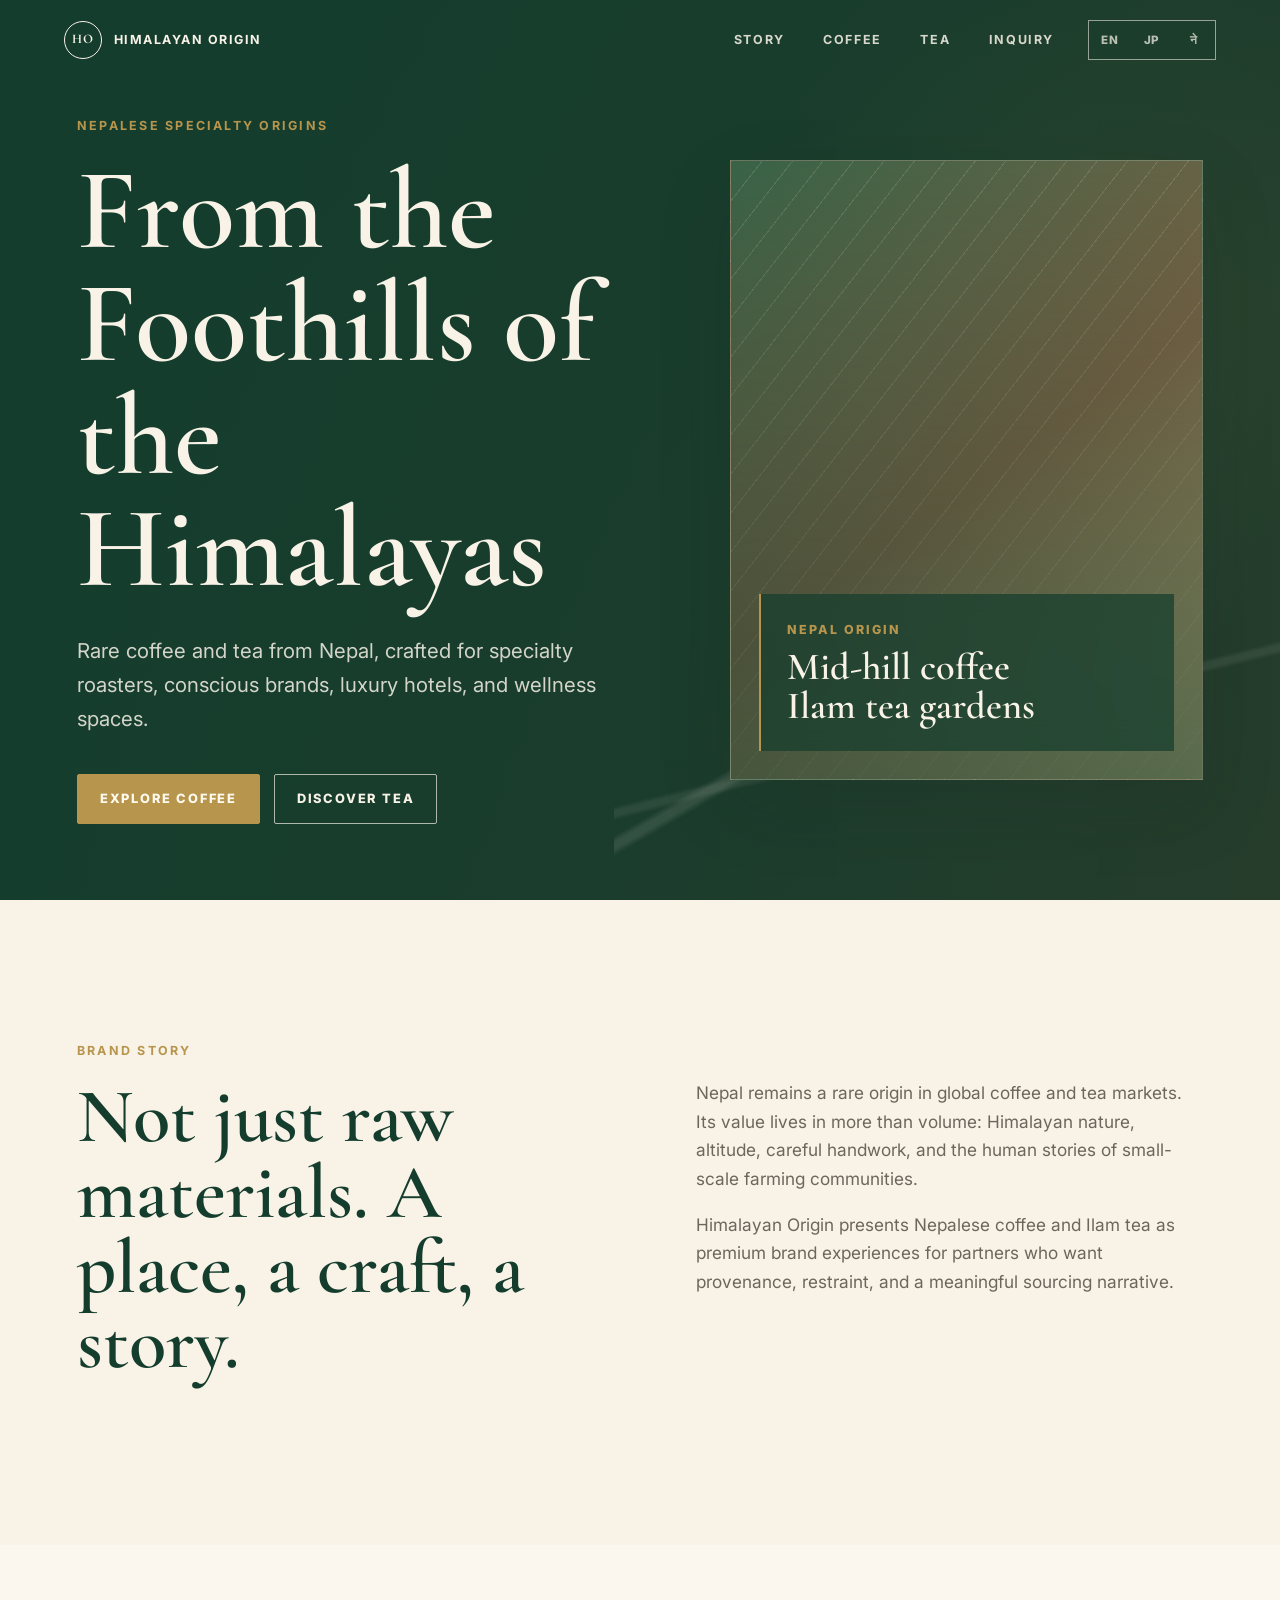
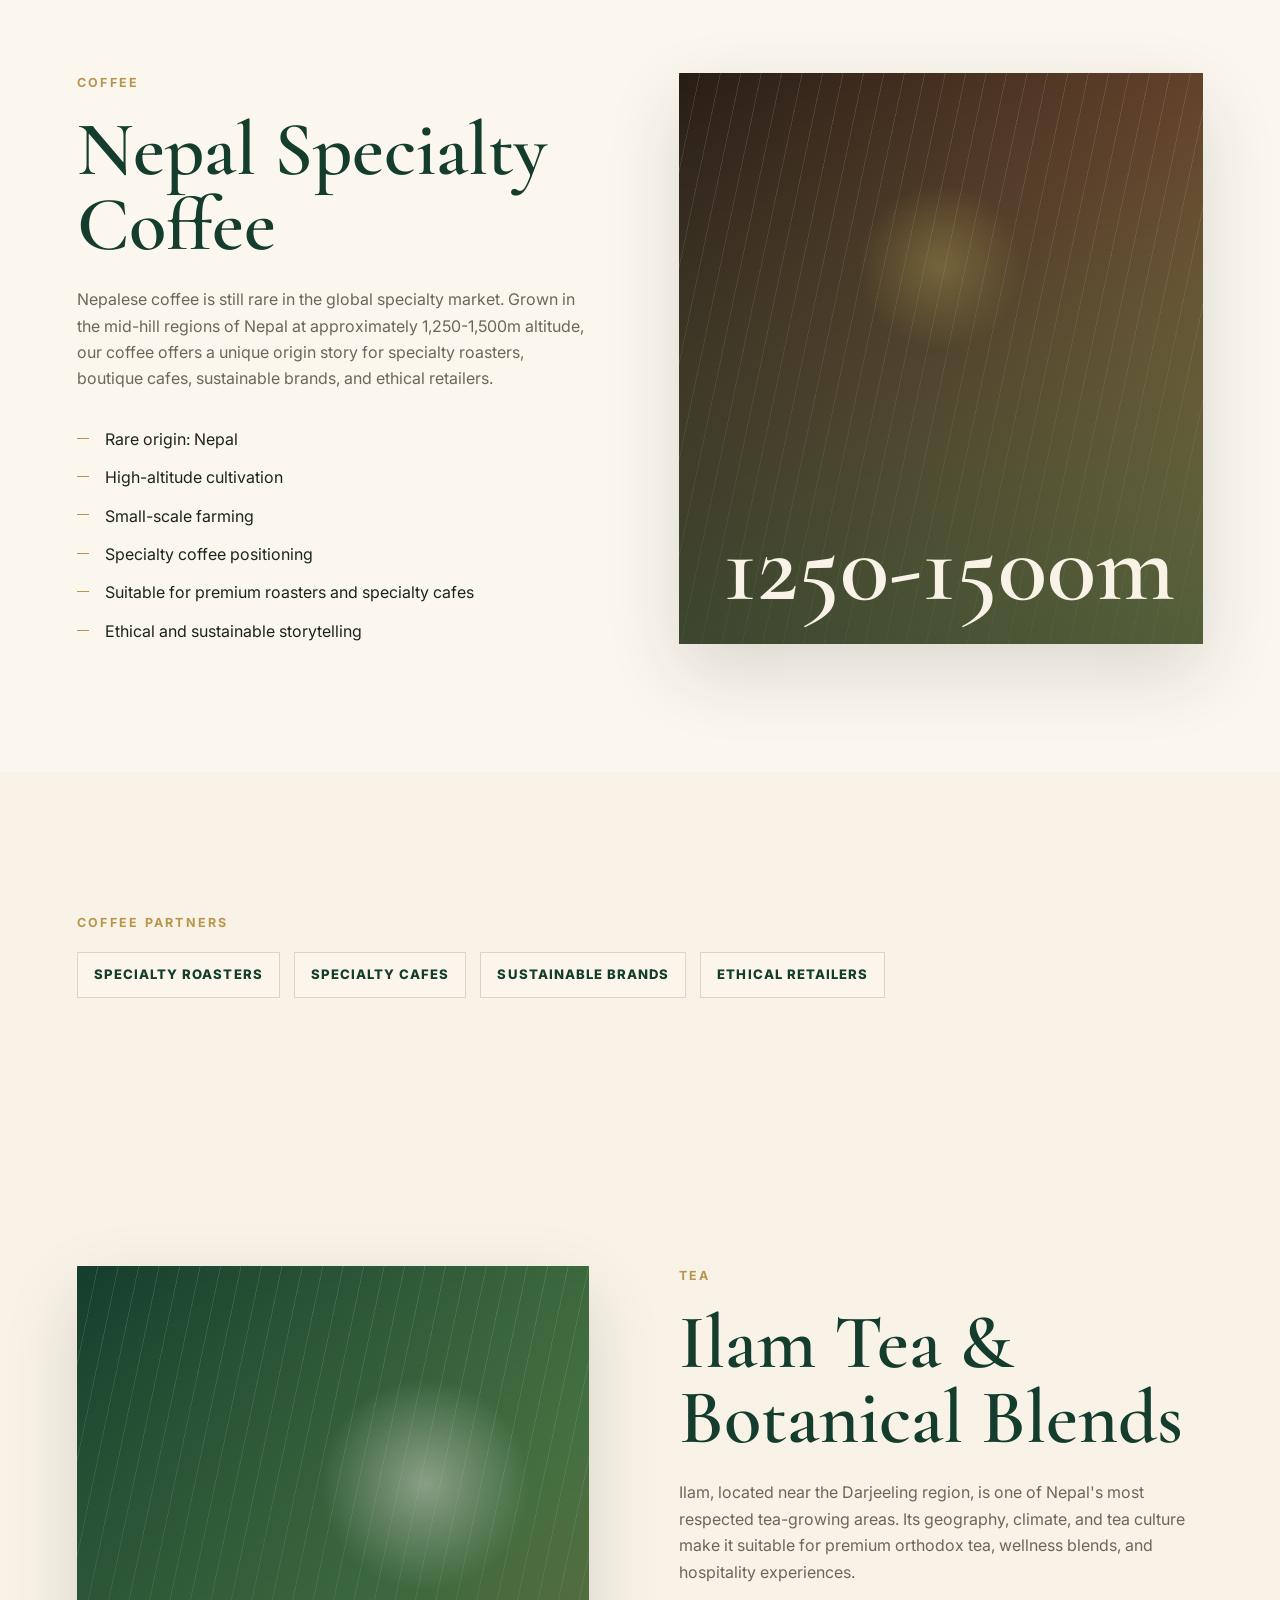
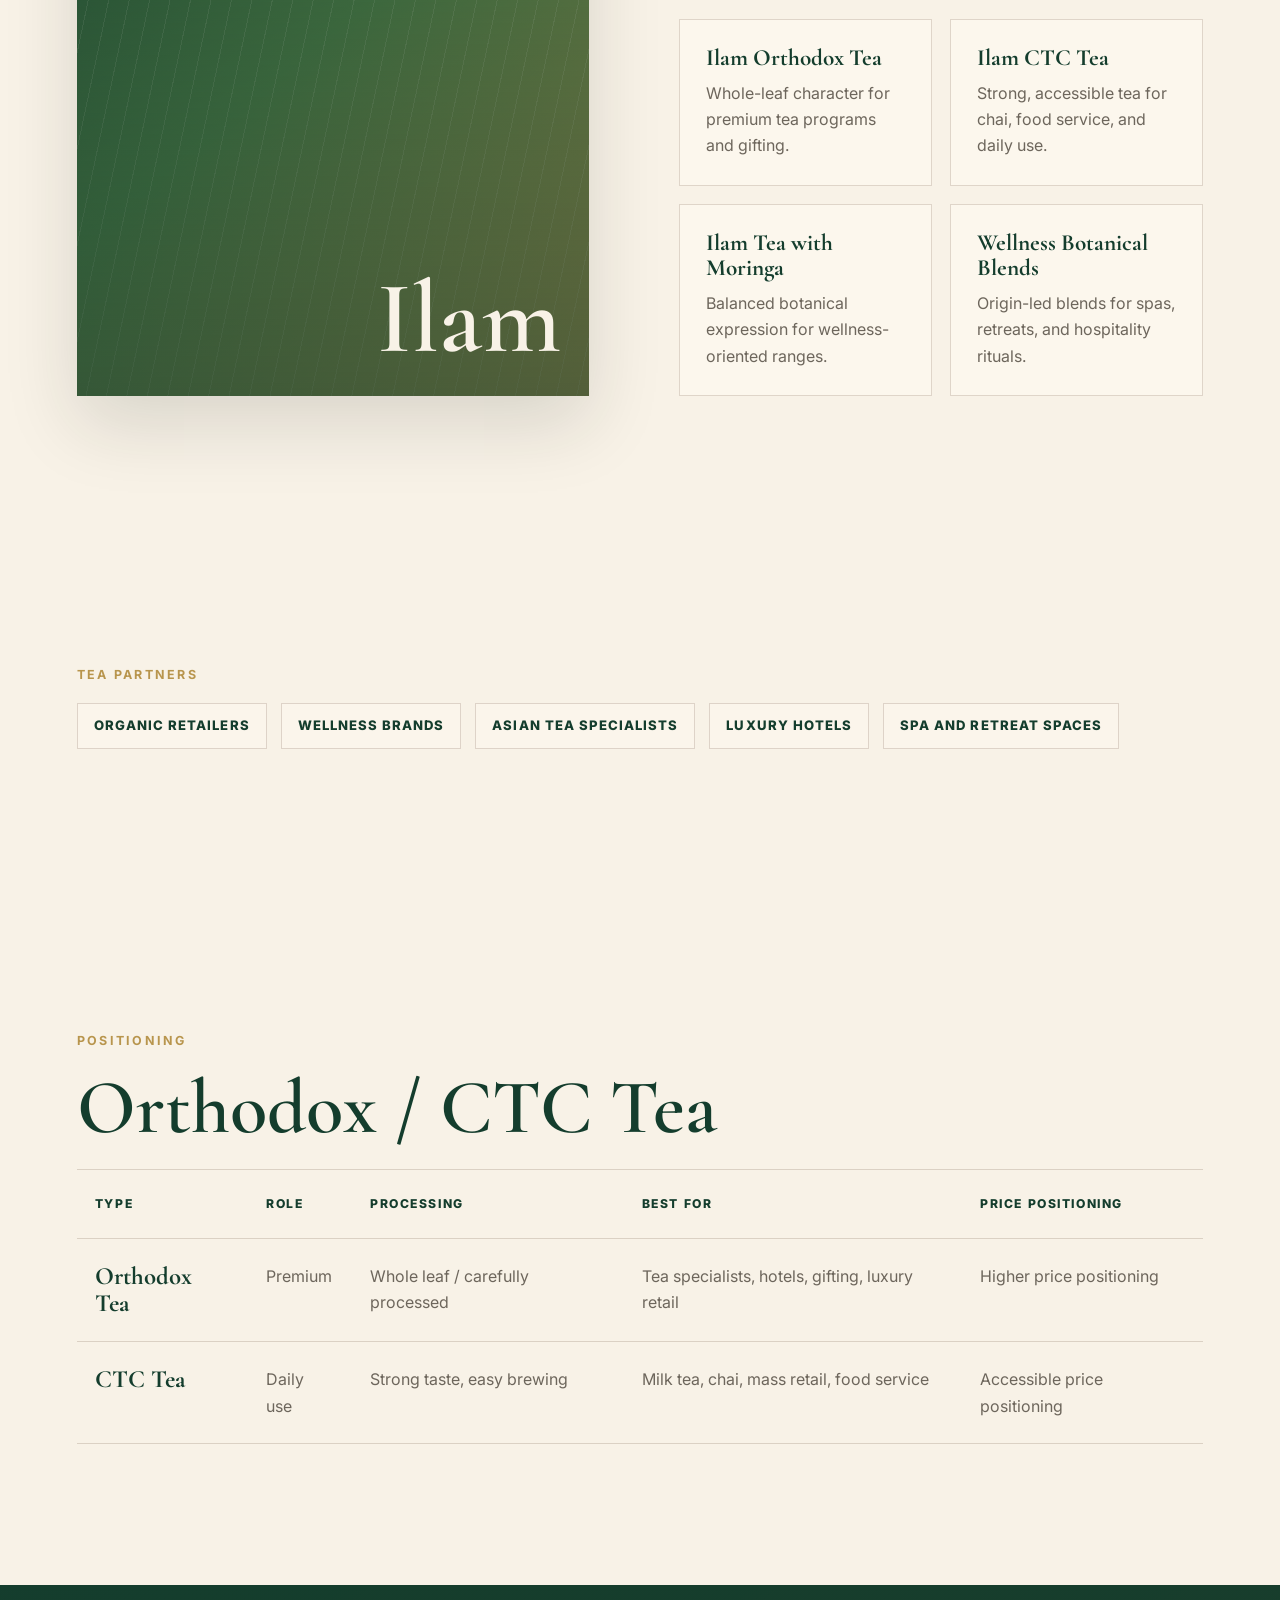
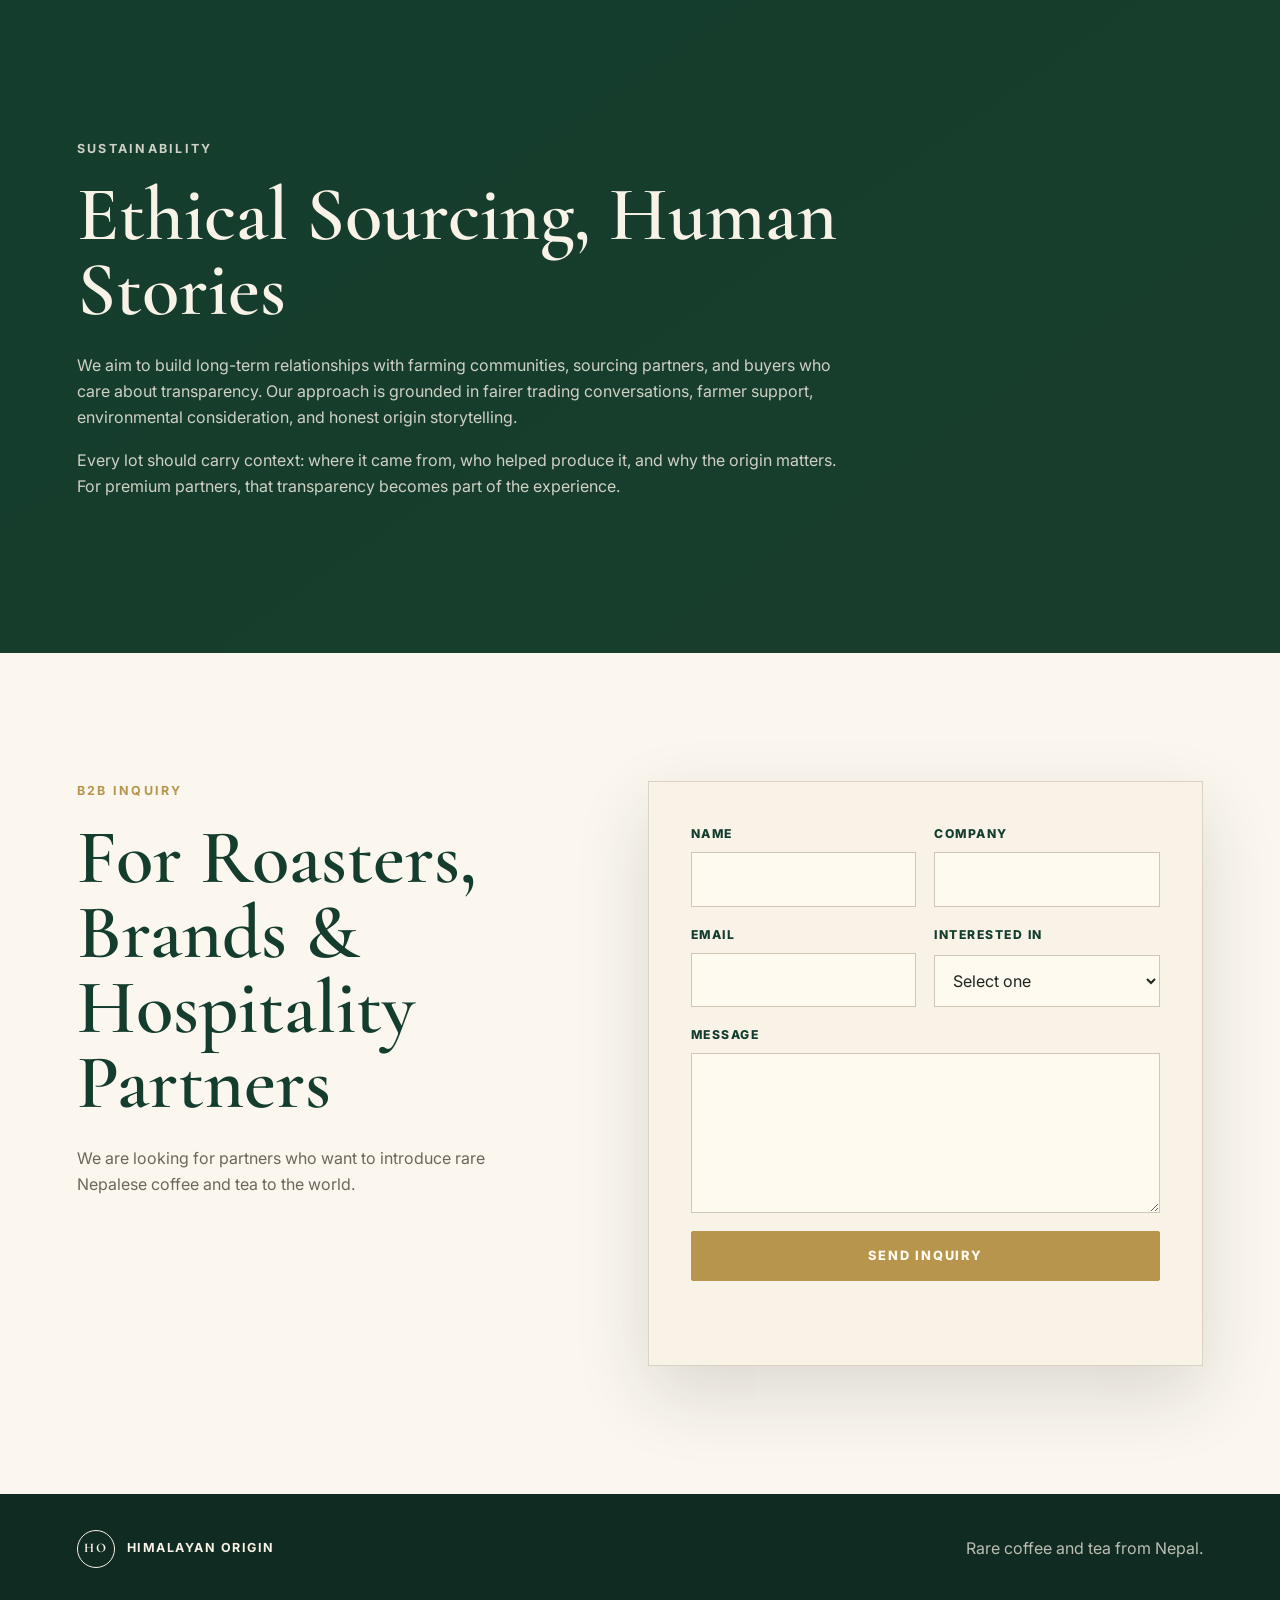
<file: index.html>
<!DOCTYPE html>
<html lang="en" dir="ltr">
  <head>
    <meta charset="UTF-8" />
    <meta name="viewport" content="width=device-width, initial-scale=1.0" />
    <title>Himalayan Origin | Rare Coffee and Tea from Nepal</title>
    <meta
      name="description"
      content="Rare Nepalese specialty coffee and Ilam tea for roasters, conscious brands, luxury hotels, and wellness spaces."
    />
    <meta name="robots" content="index, follow" />
    <meta name="theme-color" content="#143d2d" />
    <link rel="canonical" href="https://nexas-global.com/" />
    <link rel="alternate" hreflang="en" href="https://nexas-global.com/" />
    <link rel="alternate" hreflang="ja" href="https://nexas-global.com/ja/" />
    <link rel="alternate" hreflang="ne-NP" href="https://nexas-global.com/np/" />
    <link rel="alternate" hreflang="x-default" href="https://nexas-global.com/" />

    <meta property="og:type" content="website" />
    <meta property="og:site_name" content="Himalayan Origin" />
    <meta property="og:title" content="Himalayan Origin | Rare Coffee and Tea from Nepal" />
    <meta
      property="og:description"
      content="Rare Nepalese specialty coffee and Ilam tea for roasters, conscious brands, luxury hotels, and wellness spaces."
    />
    <meta property="og:url" content="https://nexas-global.com/" />
    <meta property="og:image" content="https://nexas-global.com/og-image.svg" />
    <meta property="og:locale" content="en_US" />
    <meta property="og:locale:alternate" content="ja_JP" />
    <meta property="og:locale:alternate" content="ne_NP" />

    <meta name="twitter:card" content="summary_large_image" />
    <meta name="twitter:title" content="Himalayan Origin | Rare Coffee and Tea from Nepal" />
    <meta
      name="twitter:description"
      content="Rare Nepalese specialty coffee and Ilam tea for roasters, conscious brands, luxury hotels, and wellness spaces."
    />
    <meta name="twitter:image" content="https://nexas-global.com/og-image.svg" />

    <link rel="icon" href="favicon.svg" type="image/svg+xml" />
    <link rel="preconnect" href="https://fonts.googleapis.com" />
    <link rel="preconnect" href="https://fonts.gstatic.com" crossorigin />
    <link
      href="https://fonts.googleapis.com/css2?family=Cormorant+Garamond:wght@500;600;700&family=Inter:wght@400;500;600;700&family=Noto+Sans+JP:wght@400;500;700&family=Noto+Sans+Devanagari:wght@400;500;700&display=swap"
      rel="stylesheet"
    />
    <link rel="stylesheet" href="style.css" />
  </head>
  <body>
    <header class="site-header" aria-label="Primary navigation">
      <a class="brand-mark" href="#top" aria-label="Himalayan Origin home">
        <span class="brand-symbol">HO</span>
        <span>Himalayan Origin</span>
      </a>
      <div class="header-controls">
        <nav class="nav-links" aria-label="Main navigation">
          <a href="#story">Story</a>
          <a href="#coffee">Coffee</a>
          <a href="#tea">Tea</a>
          <a href="#inquiry">Inquiry</a>
        </nav>
        <div class="language-switcher" aria-label="Language switcher">
          <a href="/" lang="en">EN</a>
          <a href="/ja/" lang="ja">JP</a>
          <a href="/np/" lang="ne">ने</a>
        </div>
        <button class="nav-toggle" type="button" aria-label="Open menu" aria-expanded="false">
          <span></span>
          <span></span>
        </button>
      </div>
    </header>

    <main id="top">
      <section class="hero section-band">
        <div class="hero-copy">
          <p class="eyebrow">Nepalese Specialty Origins</p>
          <h1>From the Foothills of the Himalayas</h1>
          <p class="hero-lede">Rare coffee and tea from Nepal, crafted for specialty roasters, conscious brands, luxury hotels, and wellness spaces.</p>
          <div class="hero-actions" aria-label="Hero actions">
            <a class="button button-primary" href="#coffee">Explore Coffee</a>
            <a class="button button-secondary" href="#tea">Discover Tea</a>
          </div>
        </div>
        <div class="hero-visual">
          <div class="hero-image-card">
            <span>Nepal Origin</span>
            <strong>Mid-hill coffee<br />Ilam tea gardens</strong>
          </div>
        </div>
      </section>

      <section class="story section-band" id="story">
        <div class="section-kicker">Brand Story</div>
        <div class="story-grid">
          <div>
            <h2>Not just raw materials. A place, a craft, a story.</h2>
          </div>
          <div class="story-text">
            <p>Nepal remains a rare origin in global coffee and tea markets. Its value lives in more than volume: Himalayan nature, altitude, careful handwork, and the human stories of small-scale farming communities.</p>
            <p>Himalayan Origin presents Nepalese coffee and Ilam tea as premium brand experiences for partners who want provenance, restraint, and a meaningful sourcing narrative.</p>
          </div>
        </div>
      </section>

      <section class="origin-split section-band" id="coffee">
        <div class="section-copy">
          <p class="eyebrow">Coffee</p>
          <h2>Nepal Specialty Coffee</h2>
          <p>Nepalese coffee is still rare in the global specialty market. Grown in the mid-hill regions of Nepal at approximately 1,250-1,500m altitude, our coffee offers a unique origin story for specialty roasters, boutique cafes, sustainable brands, and ethical retailers.</p>
          <ul class="feature-list">
            <li>Rare origin: Nepal</li>
            <li>High-altitude cultivation</li>
            <li>Small-scale farming</li>
            <li>Specialty coffee positioning</li>
            <li>Suitable for premium roasters and specialty cafes</li>
            <li>Ethical and sustainable storytelling</li>
          </ul>
        </div>
        <div class="origin-media coffee-media">
          <span>1250-1500m</span>
        </div>
      </section>

      <section class="customers section-band">
        <p class="section-kicker">Coffee Partners</p>
        <div class="customer-row" aria-label="Target coffee customers">
          <span>Specialty roasters</span>
          <span>Specialty cafes</span>
          <span>Sustainable brands</span>
          <span>Ethical retailers</span>
        </div>
      </section>

      <section class="origin-split reverse section-band" id="tea">
        <div class="origin-media tea-media">
          <span>Ilam</span>
        </div>
        <div class="section-copy">
          <p class="eyebrow">Tea</p>
          <h2>Ilam Tea & Botanical Blends</h2>
          <p>Ilam, located near the Darjeeling region, is one of Nepal's most respected tea-growing areas. Its geography, climate, and tea culture make it suitable for premium orthodox tea, wellness blends, and hospitality experiences.</p>
          <div class="product-grid" aria-label="Tea product candidates">
            <article>
              <h3>Ilam Orthodox Tea</h3>
              <p>Whole-leaf character for premium tea programs and gifting.</p>
            </article>
            <article>
              <h3>Ilam CTC Tea</h3>
              <p>Strong, accessible tea for chai, food service, and daily use.</p>
            </article>
            <article>
              <h3>Ilam Tea with Moringa</h3>
              <p>Balanced botanical expression for wellness-oriented ranges.</p>
            </article>
            <article>
              <h3>Wellness Botanical Blends</h3>
              <p>Origin-led blends for spas, retreats, and hospitality rituals.</p>
            </article>
          </div>
        </div>
      </section>

      <section class="customers section-band">
        <p class="section-kicker">Tea Partners</p>
        <div class="customer-row" aria-label="Target tea customers">
          <span>Organic retailers</span>
          <span>Wellness brands</span>
          <span>Asian tea specialists</span>
          <span>Luxury hotels</span>
          <span>Spa and retreat spaces</span>
        </div>
      </section>

      <section class="positioning section-band" aria-labelledby="positioning-title">
        <div class="section-heading">
          <p class="eyebrow">Positioning</p>
          <h2 id="positioning-title">Orthodox / CTC Tea</h2>
        </div>
        <div class="table-wrap">
          <table>
            <thead>
              <tr>
                <th scope="col">Type</th>
                <th scope="col">Role</th>
                <th scope="col">Processing</th>
                <th scope="col">Best for</th>
                <th scope="col">Price Positioning</th>
              </tr>
            </thead>
            <tbody>
              <tr>
                <th scope="row">Orthodox Tea</th>
                <td>Premium</td>
                <td>Whole leaf / carefully processed</td>
                <td>Tea specialists, hotels, gifting, luxury retail</td>
                <td>Higher price positioning</td>
              </tr>
              <tr>
                <th scope="row">CTC Tea</th>
                <td>Daily use</td>
                <td>Strong taste, easy brewing</td>
                <td>Milk tea, chai, mass retail, food service</td>
                <td>Accessible price positioning</td>
              </tr>
            </tbody>
          </table>
        </div>
      </section>

      <section class="sustainability section-band">
        <div class="sustainability-inner">
          <p class="eyebrow">Sustainability</p>
          <h2>Ethical Sourcing, Human Stories</h2>
          <p>We aim to build long-term relationships with farming communities, sourcing partners, and buyers who care about transparency. Our approach is grounded in fairer trading conversations, farmer support, environmental consideration, and honest origin storytelling.</p>
          <p>Every lot should carry context: where it came from, who helped produce it, and why the origin matters. For premium partners, that transparency becomes part of the experience.</p>
        </div>
      </section>

      <section class="inquiry section-band" id="inquiry">
        <div class="inquiry-copy">
          <p class="eyebrow">B2B Inquiry</p>
          <h2>For Roasters, Brands & Hospitality Partners</h2>
          <p>We are looking for partners who want to introduce rare Nepalese coffee and tea to the world.</p>
        </div>
        <form class="inquiry-form" aria-label="B2B inquiry form" action="https://formspree.io/f/xnjwbalz" method="POST">
          <label>
            <span>Name</span>
            <input type="text" name="name" autocomplete="name" required />
          </label>
          <label>
            <span>Company</span>
            <input type="text" name="company" autocomplete="organization" />
          </label>
          <label>
            <span>Email</span>
            <input type="email" name="email" autocomplete="email" required />
          </label>
          <label>
            <span>Interested in</span>
            <select name="interest" required>
              <option value="">Select one</option>
              <option>Coffee</option>
              <option>Tea</option>
              <option>Both</option>
            </select>
          </label>
          <label class="full">
            <span>Message</span>
            <textarea name="message" rows="5" required></textarea>
          </label>
          <button class="button button-primary full" type="submit">Send Inquiry</button>
          <p class="form-note" role="status" aria-live="polite"></p>
        </form>
      </section>
    </main>

    <footer class="site-footer">
      <a class="brand-mark" href="#top" aria-label="Himalayan Origin home">
        <span class="brand-symbol">HO</span>
        <span>Himalayan Origin</span>
      </a>
      <p>Rare coffee and tea from Nepal.</p>
    </footer>

    <script src="script.js"></script>
  </body>
</html>
</file>
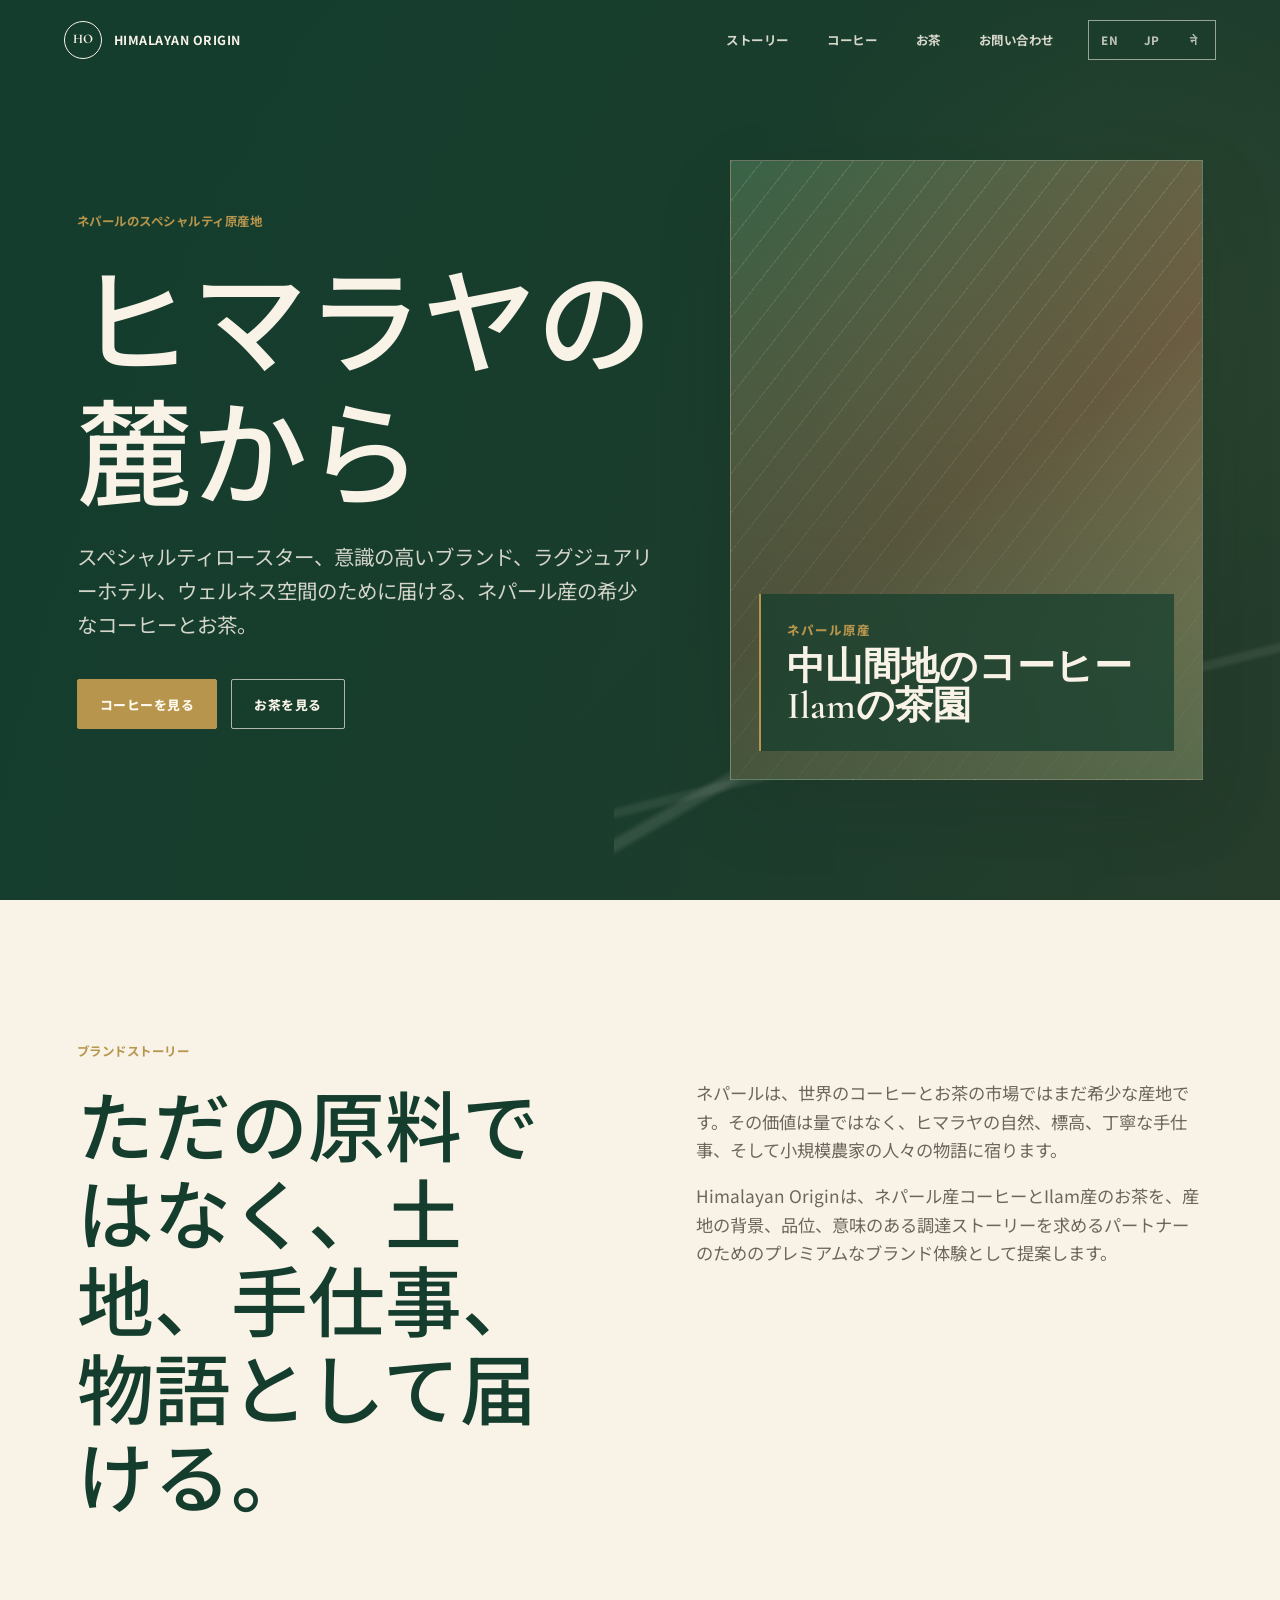
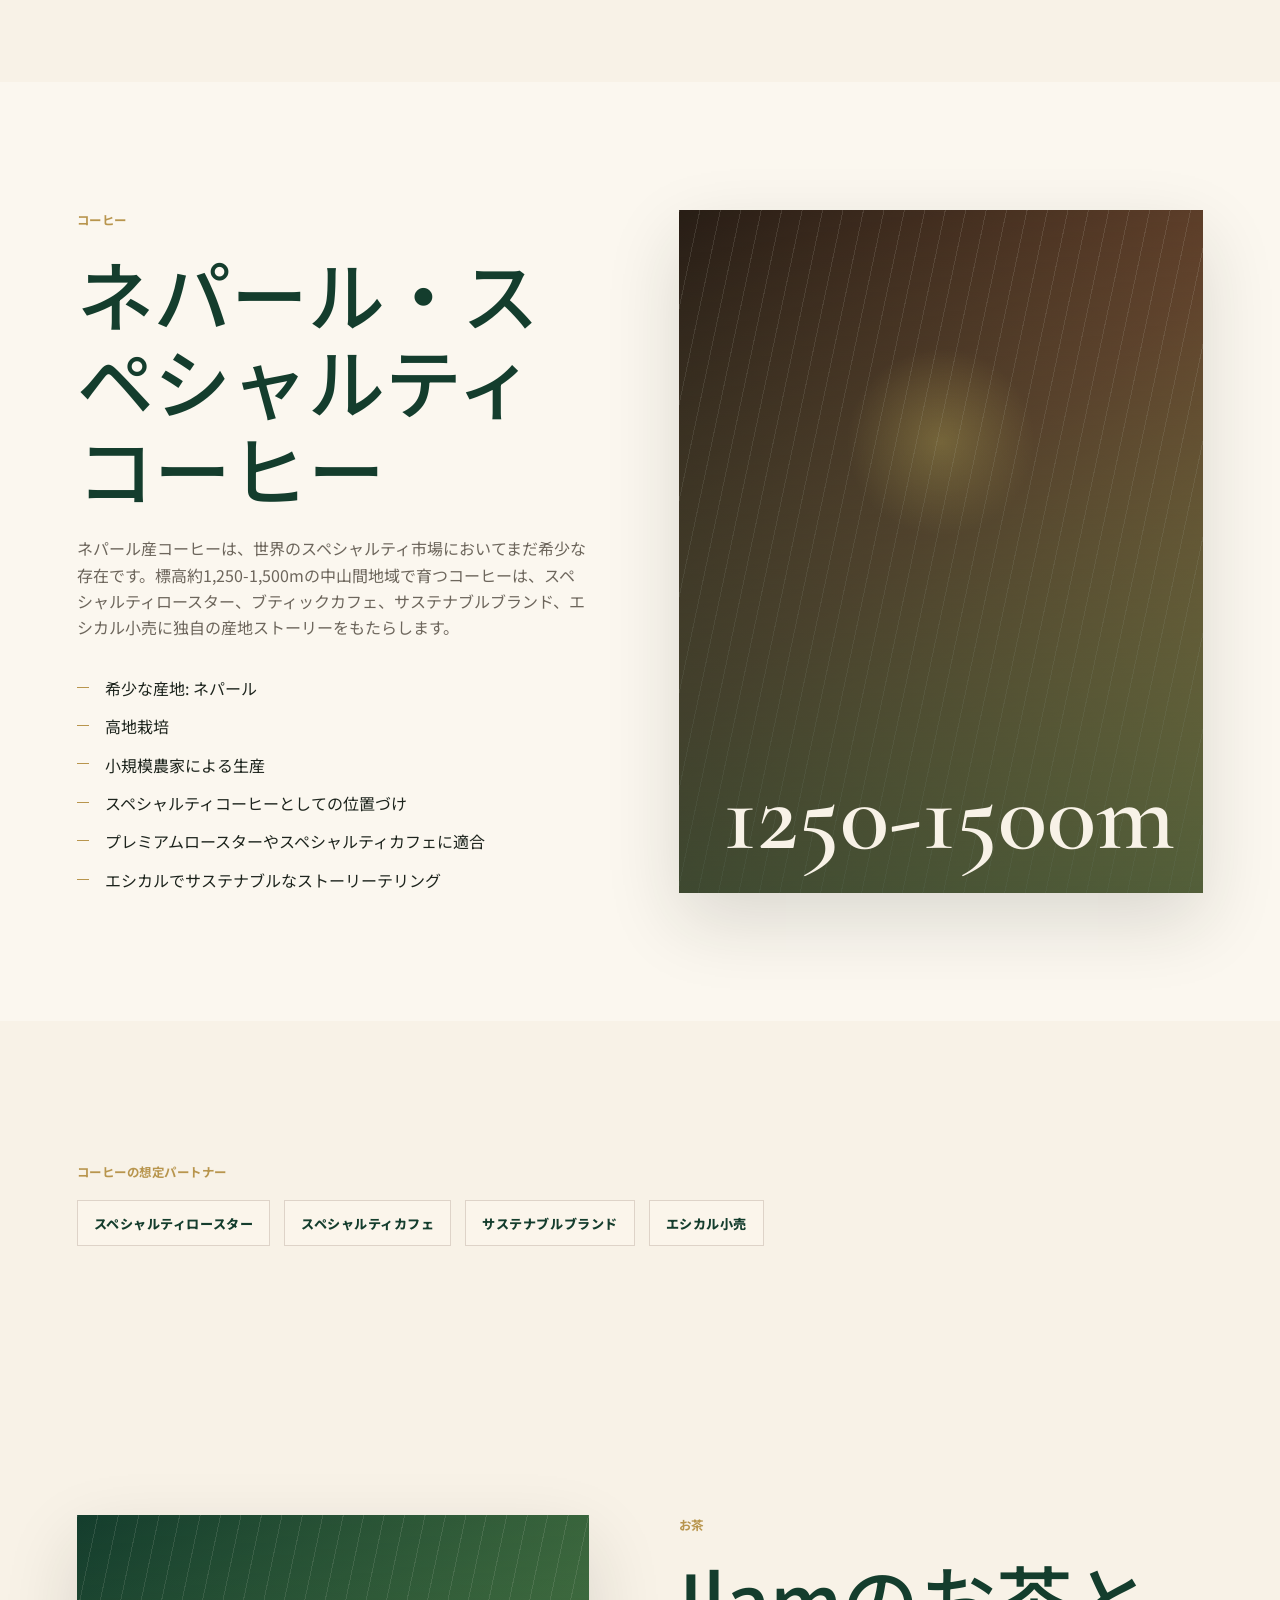
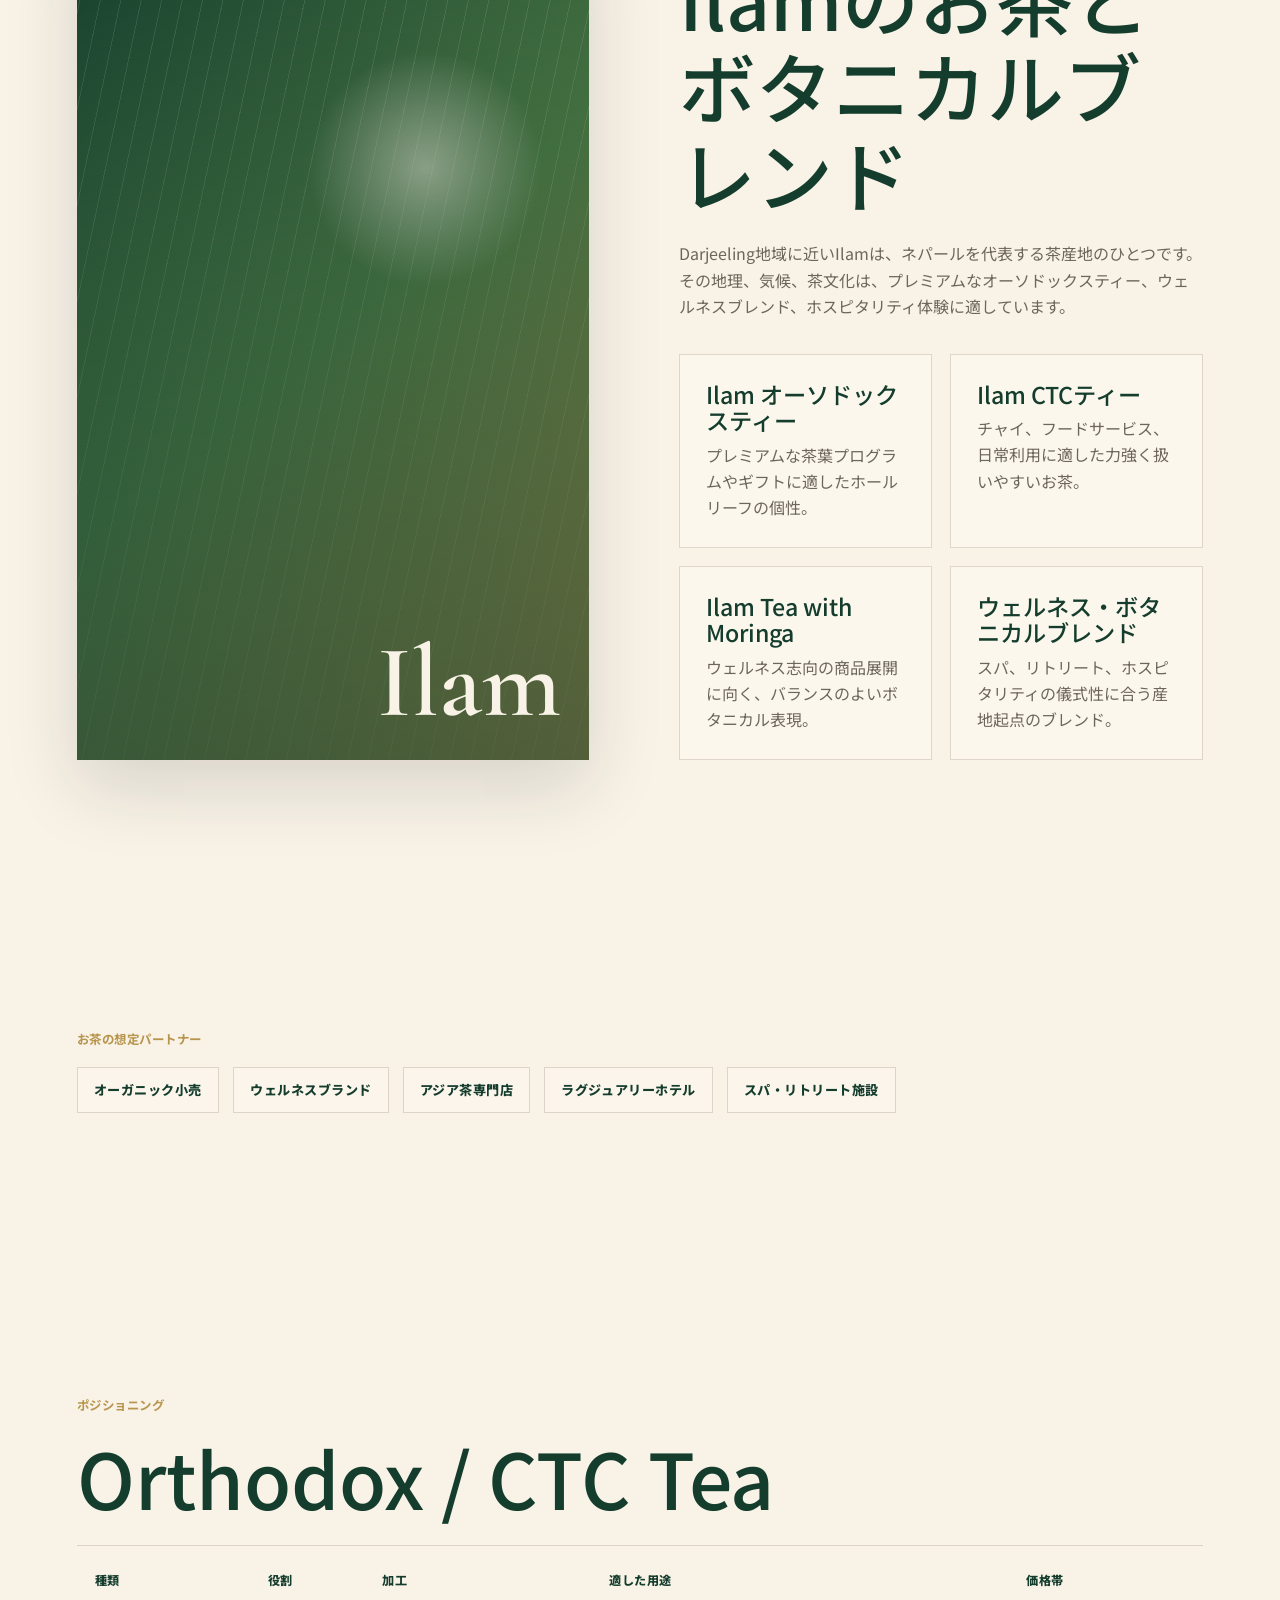
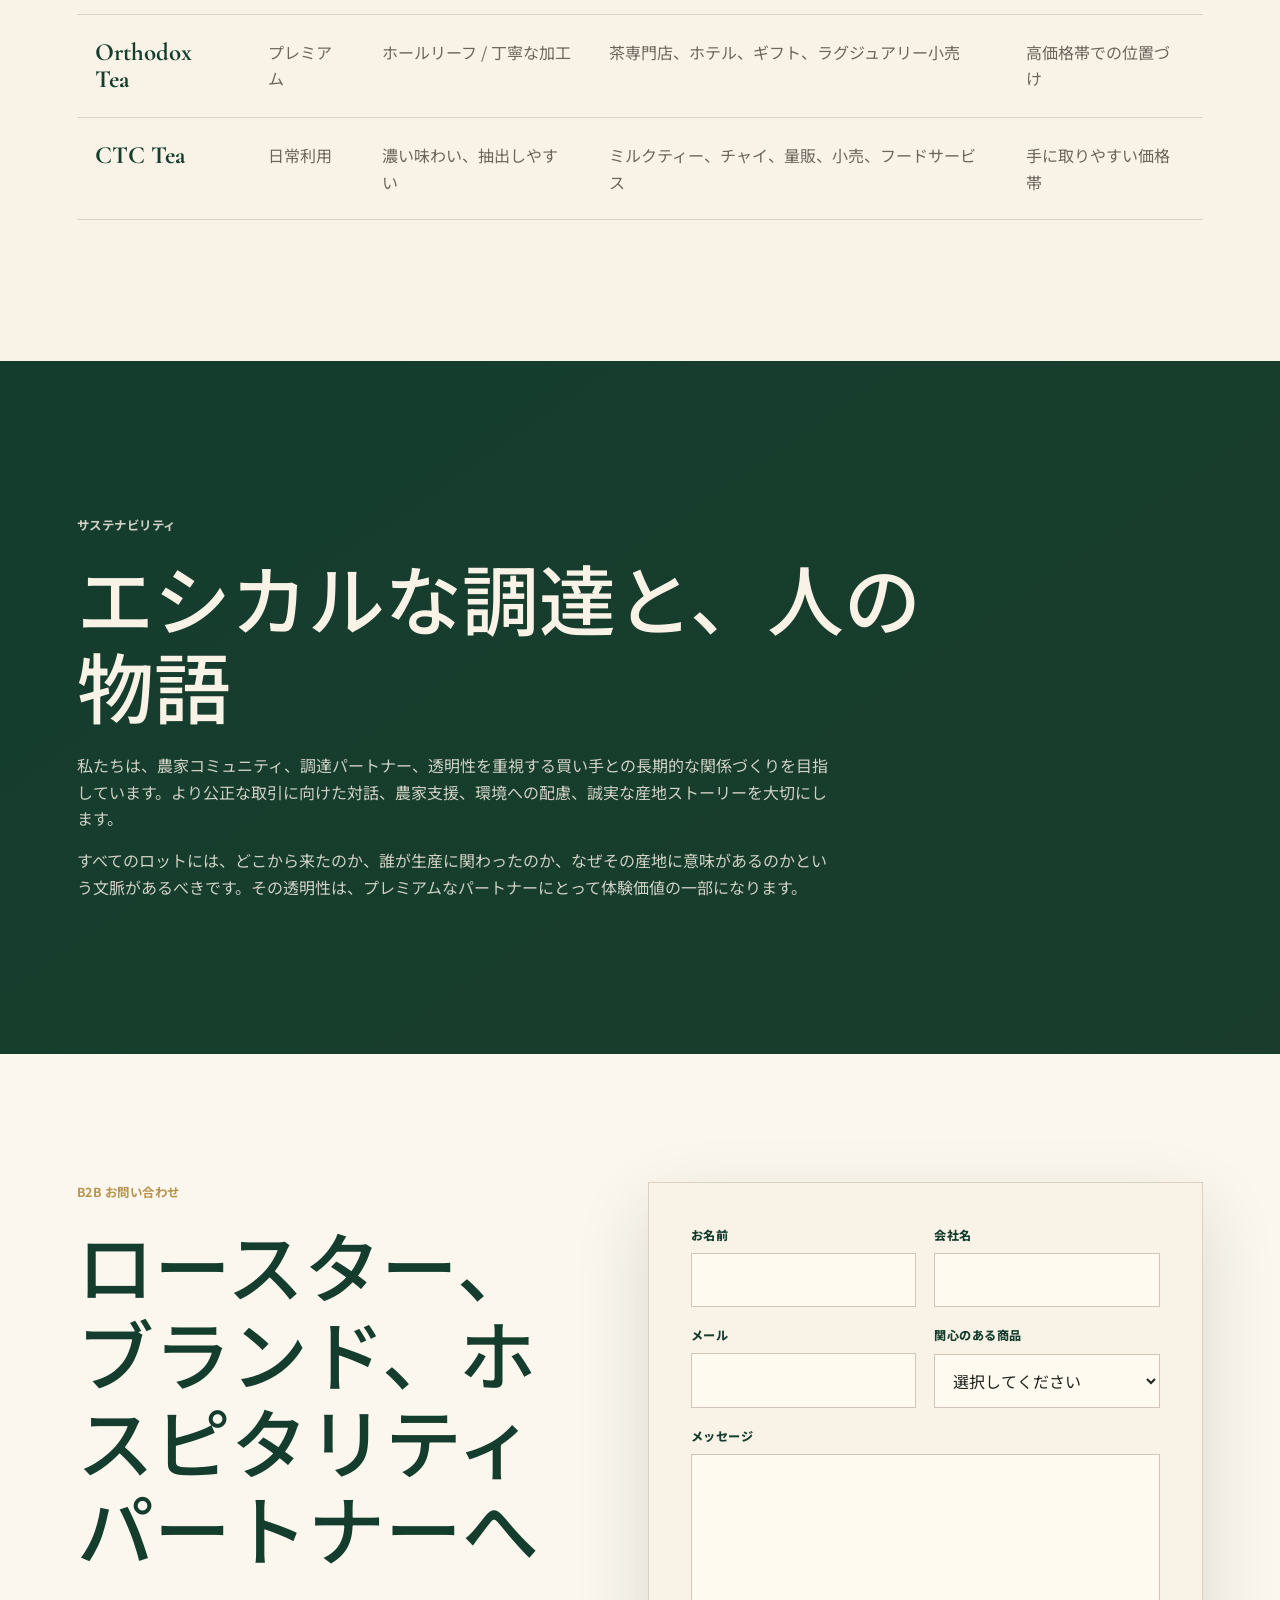
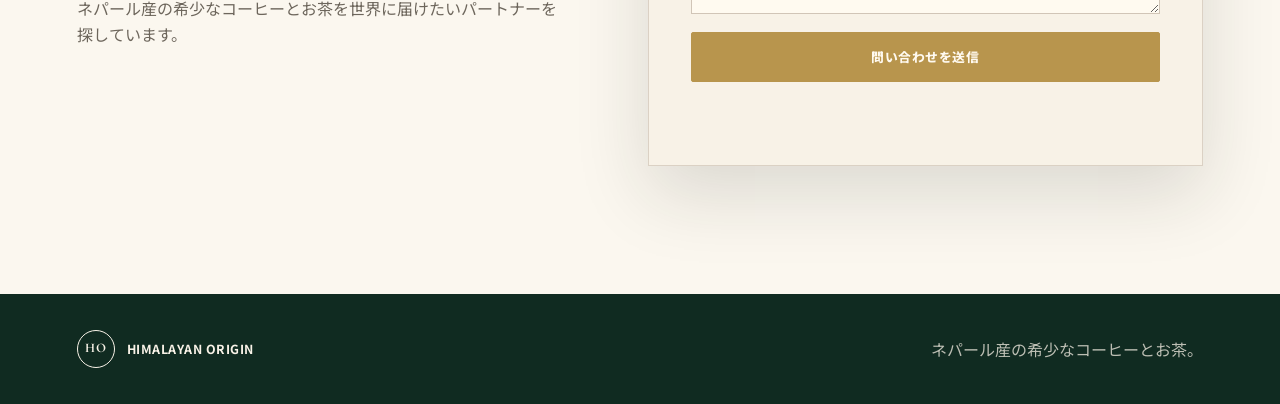
<file: ja/index.html>
<!DOCTYPE html>
<html lang="ja" dir="ltr">
  <head>
    <meta charset="UTF-8" />
    <meta name="viewport" content="width=device-width, initial-scale=1.0" />
    <title>Himalayan Origin | ネパール産の希少なコーヒーとお茶</title>
    <meta
      name="description"
      content="スペシャルティロースター、意識の高いブランド、ラグジュアリーホテル、ウェルネス空間のための、ネパール産スペシャルティコーヒーとIlam産のお茶。"
    />
    <meta name="robots" content="index, follow" />
    <meta name="theme-color" content="#143d2d" />
    <link rel="canonical" href="https://nexas-global.com/ja/" />
    <link rel="alternate" hreflang="en" href="https://nexas-global.com/" />
    <link rel="alternate" hreflang="ja" href="https://nexas-global.com/ja/" />
    <link rel="alternate" hreflang="ne-NP" href="https://nexas-global.com/np/" />
    <link rel="alternate" hreflang="x-default" href="https://nexas-global.com/" />

    <meta property="og:type" content="website" />
    <meta property="og:site_name" content="Himalayan Origin" />
    <meta property="og:title" content="Himalayan Origin | ネパール産の希少なコーヒーとお茶" />
    <meta
      property="og:description"
      content="スペシャルティロースター、意識の高いブランド、ラグジュアリーホテル、ウェルネス空間のための、ネパール産スペシャルティコーヒーとIlam産のお茶。"
    />
    <meta property="og:url" content="https://nexas-global.com/ja/" />
    <meta property="og:image" content="https://nexas-global.com/og-image.svg" />
    <meta property="og:locale" content="ja_JP" />
    <meta property="og:locale:alternate" content="en_US" />
    <meta property="og:locale:alternate" content="ne_NP" />

    <meta name="twitter:card" content="summary_large_image" />
    <meta name="twitter:title" content="Himalayan Origin | ネパール産の希少なコーヒーとお茶" />
    <meta
      name="twitter:description"
      content="スペシャルティロースター、意識の高いブランド、ラグジュアリーホテル、ウェルネス空間のための、ネパール産スペシャルティコーヒーとIlam産のお茶。"
    />
    <meta name="twitter:image" content="https://nexas-global.com/og-image.svg" />

    <link rel="icon" href="../favicon.svg" type="image/svg+xml" />
    <link rel="preconnect" href="https://fonts.googleapis.com" />
    <link rel="preconnect" href="https://fonts.gstatic.com" crossorigin />
    <link
      href="https://fonts.googleapis.com/css2?family=Cormorant+Garamond:wght@500;600;700&family=Inter:wght@400;500;600;700&family=Noto+Sans+JP:wght@400;500;700&family=Noto+Sans+Devanagari:wght@400;500;700&display=swap"
      rel="stylesheet"
    />
    <link rel="stylesheet" href="../style.css" />
  </head>
  <body class="lang-ja">
    <header class="site-header" aria-label="メインナビゲーション">
      <a class="brand-mark" href="#top" aria-label="Himalayan Origin ホーム">
        <span class="brand-symbol">HO</span>
        <span>Himalayan Origin</span>
      </a>
      <div class="header-controls">
        <nav class="nav-links" aria-label="サイトナビゲーション">
          <a href="#story">ストーリー</a>
          <a href="#coffee">コーヒー</a>
          <a href="#tea">お茶</a>
          <a href="#inquiry">お問い合わせ</a>
        </nav>
        <div class="language-switcher" aria-label="言語切替">
          <a href="/" lang="en">EN</a>
          <a href="/ja/" lang="ja">JP</a>
          <a href="/np/" lang="ne">ने</a>
        </div>
        <button class="nav-toggle" type="button" aria-label="メニューを開く" aria-expanded="false">
          <span></span>
          <span></span>
        </button>
      </div>
    </header>

    <main id="top">
      <section class="hero section-band">
        <div class="hero-copy">
          <p class="eyebrow">ネパールのスペシャルティ原産地</p>
          <h1>ヒマラヤの麓から</h1>
          <p class="hero-lede">スペシャルティロースター、意識の高いブランド、ラグジュアリーホテル、ウェルネス空間のために届ける、ネパール産の希少なコーヒーとお茶。</p>
          <div class="hero-actions" aria-label="ヒーローCTA">
            <a class="button button-primary" href="#coffee">コーヒーを見る</a>
            <a class="button button-secondary" href="#tea">お茶を見る</a>
          </div>
        </div>
        <div class="hero-visual">
          <div class="hero-image-card">
            <span>ネパール原産</span>
            <strong>中山間地のコーヒー<br />Ilamの茶園</strong>
          </div>
        </div>
      </section>

      <section class="story section-band" id="story">
        <div class="section-kicker">ブランドストーリー</div>
        <div class="story-grid">
          <div>
            <h2>ただの原料ではなく、土地、手仕事、物語として届ける。</h2>
          </div>
          <div class="story-text">
            <p>ネパールは、世界のコーヒーとお茶の市場ではまだ希少な産地です。その価値は量ではなく、ヒマラヤの自然、標高、丁寧な手仕事、そして小規模農家の人々の物語に宿ります。</p>
            <p>Himalayan Originは、ネパール産コーヒーとIlam産のお茶を、産地の背景、品位、意味のある調達ストーリーを求めるパートナーのためのプレミアムなブランド体験として提案します。</p>
          </div>
        </div>
      </section>

      <section class="origin-split section-band" id="coffee">
        <div class="section-copy">
          <p class="eyebrow">コーヒー</p>
          <h2>ネパール・スペシャルティコーヒー</h2>
          <p>ネパール産コーヒーは、世界のスペシャルティ市場においてまだ希少な存在です。標高約1,250-1,500mの中山間地域で育つコーヒーは、スペシャルティロースター、ブティックカフェ、サステナブルブランド、エシカル小売に独自の産地ストーリーをもたらします。</p>
          <ul class="feature-list">
            <li>希少な産地: ネパール</li>
            <li>高地栽培</li>
            <li>小規模農家による生産</li>
            <li>スペシャルティコーヒーとしての位置づけ</li>
            <li>プレミアムロースターやスペシャルティカフェに適合</li>
            <li>エシカルでサステナブルなストーリーテリング</li>
          </ul>
        </div>
        <div class="origin-media coffee-media">
          <span>1250-1500m</span>
        </div>
      </section>

      <section class="customers section-band">
        <p class="section-kicker">コーヒーの想定パートナー</p>
        <div class="customer-row" aria-label="コーヒーの想定顧客">
          <span>スペシャルティロースター</span>
          <span>スペシャルティカフェ</span>
          <span>サステナブルブランド</span>
          <span>エシカル小売</span>
        </div>
      </section>

      <section class="origin-split reverse section-band" id="tea">
        <div class="origin-media tea-media">
          <span>Ilam</span>
        </div>
        <div class="section-copy">
          <p class="eyebrow">お茶</p>
          <h2>Ilamのお茶とボタニカルブレンド</h2>
          <p>Darjeeling地域に近いIlamは、ネパールを代表する茶産地のひとつです。その地理、気候、茶文化は、プレミアムなオーソドックスティー、ウェルネスブレンド、ホスピタリティ体験に適しています。</p>
          <div class="product-grid" aria-label="お茶の商品候補">
            <article>
              <h3>Ilam オーソドックスティー</h3>
              <p>プレミアムな茶葉プログラムやギフトに適したホールリーフの個性。</p>
            </article>
            <article>
              <h3>Ilam CTCティー</h3>
              <p>チャイ、フードサービス、日常利用に適した力強く扱いやすいお茶。</p>
            </article>
            <article>
              <h3>Ilam Tea with Moringa</h3>
              <p>ウェルネス志向の商品展開に向く、バランスのよいボタニカル表現。</p>
            </article>
            <article>
              <h3>ウェルネス・ボタニカルブレンド</h3>
              <p>スパ、リトリート、ホスピタリティの儀式性に合う産地起点のブレンド。</p>
            </article>
          </div>
        </div>
      </section>

      <section class="customers section-band">
        <p class="section-kicker">お茶の想定パートナー</p>
        <div class="customer-row" aria-label="お茶の想定顧客">
          <span>オーガニック小売</span>
          <span>ウェルネスブランド</span>
          <span>アジア茶専門店</span>
          <span>ラグジュアリーホテル</span>
          <span>スパ・リトリート施設</span>
        </div>
      </section>

      <section class="positioning section-band" aria-labelledby="positioning-title">
        <div class="section-heading">
          <p class="eyebrow">ポジショニング</p>
          <h2 id="positioning-title">Orthodox / CTC Tea</h2>
        </div>
        <div class="table-wrap">
          <table>
            <thead>
              <tr>
                <th scope="col">種類</th>
                <th scope="col">役割</th>
                <th scope="col">加工</th>
                <th scope="col">適した用途</th>
                <th scope="col">価格帯</th>
              </tr>
            </thead>
            <tbody>
              <tr>
                <th scope="row">Orthodox Tea</th>
                <td>プレミアム</td>
                <td>ホールリーフ / 丁寧な加工</td>
                <td>茶専門店、ホテル、ギフト、ラグジュアリー小売</td>
                <td>高価格帯での位置づけ</td>
              </tr>
              <tr>
                <th scope="row">CTC Tea</th>
                <td>日常利用</td>
                <td>濃い味わい、抽出しやすい</td>
                <td>ミルクティー、チャイ、量販、小売、フードサービス</td>
                <td>手に取りやすい価格帯</td>
              </tr>
            </tbody>
          </table>
        </div>
      </section>

      <section class="sustainability section-band">
        <div class="sustainability-inner">
          <p class="eyebrow">サステナビリティ</p>
          <h2>エシカルな調達と、人の物語</h2>
          <p>私たちは、農家コミュニティ、調達パートナー、透明性を重視する買い手との長期的な関係づくりを目指しています。より公正な取引に向けた対話、農家支援、環境への配慮、誠実な産地ストーリーを大切にします。</p>
          <p>すべてのロットには、どこから来たのか、誰が生産に関わったのか、なぜその産地に意味があるのかという文脈があるべきです。その透明性は、プレミアムなパートナーにとって体験価値の一部になります。</p>
        </div>
      </section>

      <section class="inquiry section-band" id="inquiry">
        <div class="inquiry-copy">
          <p class="eyebrow">B2B お問い合わせ</p>
          <h2>ロースター、ブランド、ホスピタリティパートナーへ</h2>
          <p>ネパール産の希少なコーヒーとお茶を世界に届けたいパートナーを探しています。</p>
        </div>
        <form class="inquiry-form" aria-label="B2Bお問い合わせフォーム" action="https://formspree.io/f/xnjwbalz" method="POST">
          <label>
            <span>お名前</span>
            <input type="text" name="name" autocomplete="name" required />
          </label>
          <label>
            <span>会社名</span>
            <input type="text" name="company" autocomplete="organization" />
          </label>
          <label>
            <span>メール</span>
            <input type="email" name="email" autocomplete="email" required />
          </label>
          <label>
            <span>関心のある商品</span>
            <select name="interest" required>
              <option value="">選択してください</option>
              <option>コーヒー</option>
              <option>お茶</option>
              <option>両方</option>
            </select>
          </label>
          <label class="full">
            <span>メッセージ</span>
            <textarea name="message" rows="5" required></textarea>
          </label>
          <button class="button button-primary full" type="submit">問い合わせを送信</button>
          <p class="form-note" role="status" aria-live="polite"></p>
        </form>
      </section>
    </main>

    <footer class="site-footer">
      <a class="brand-mark" href="#top" aria-label="Himalayan Origin ホーム">
        <span class="brand-symbol">HO</span>
        <span>Himalayan Origin</span>
      </a>
      <p>ネパール産の希少なコーヒーとお茶。</p>
    </footer>

    <script src="../script.js"></script>
  </body>
</html>
</file>
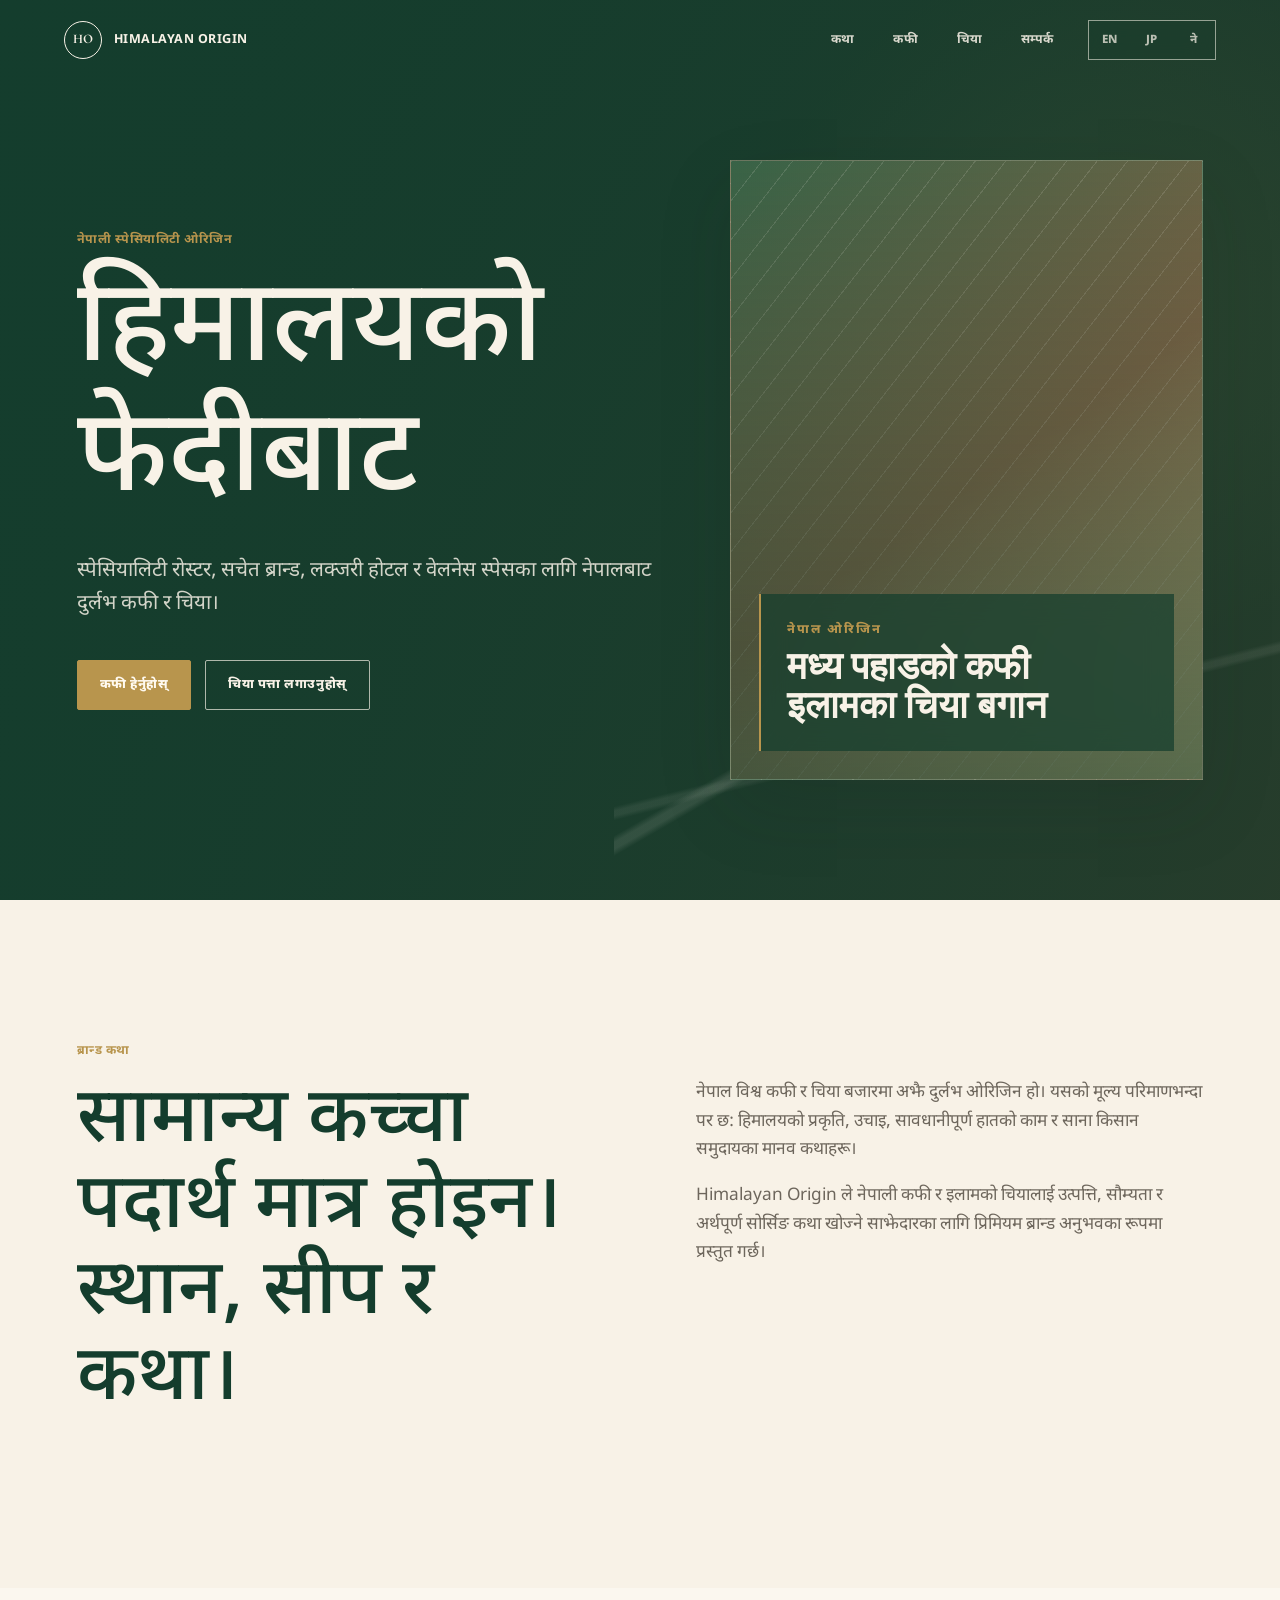
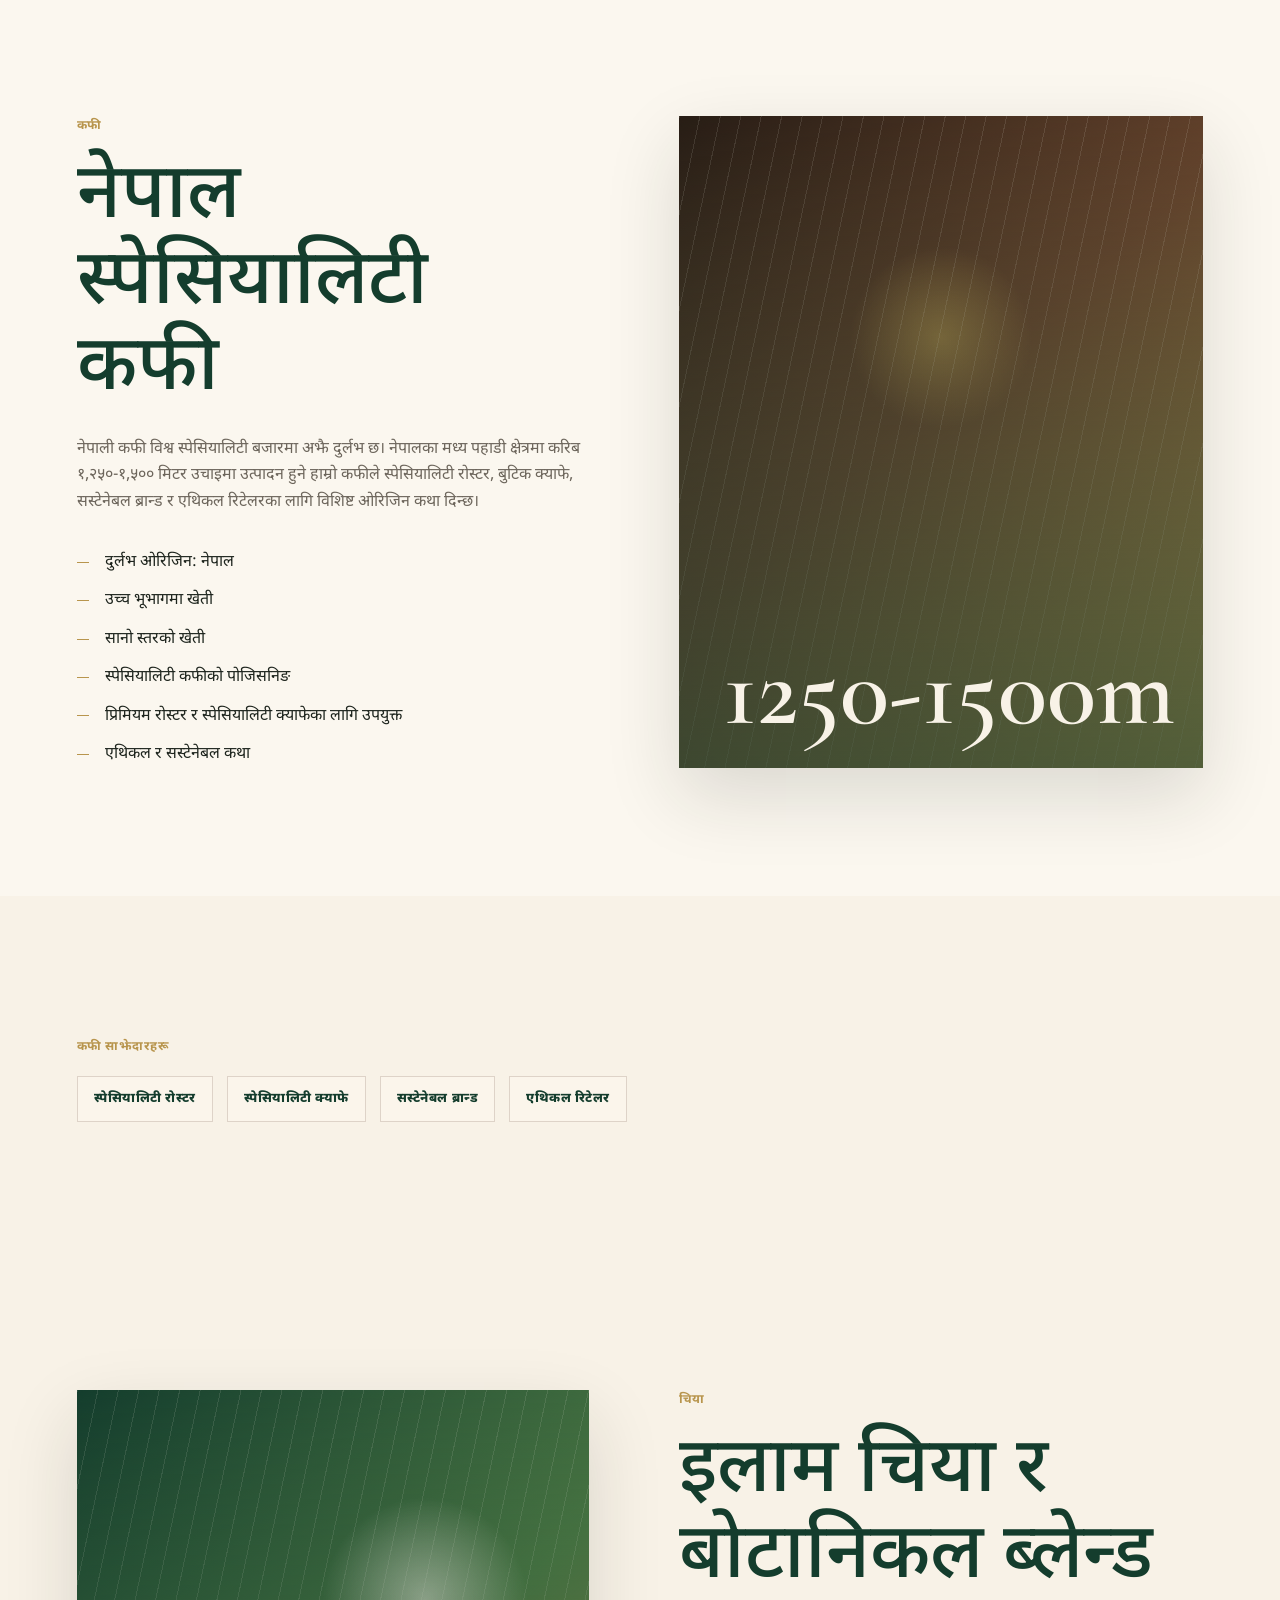
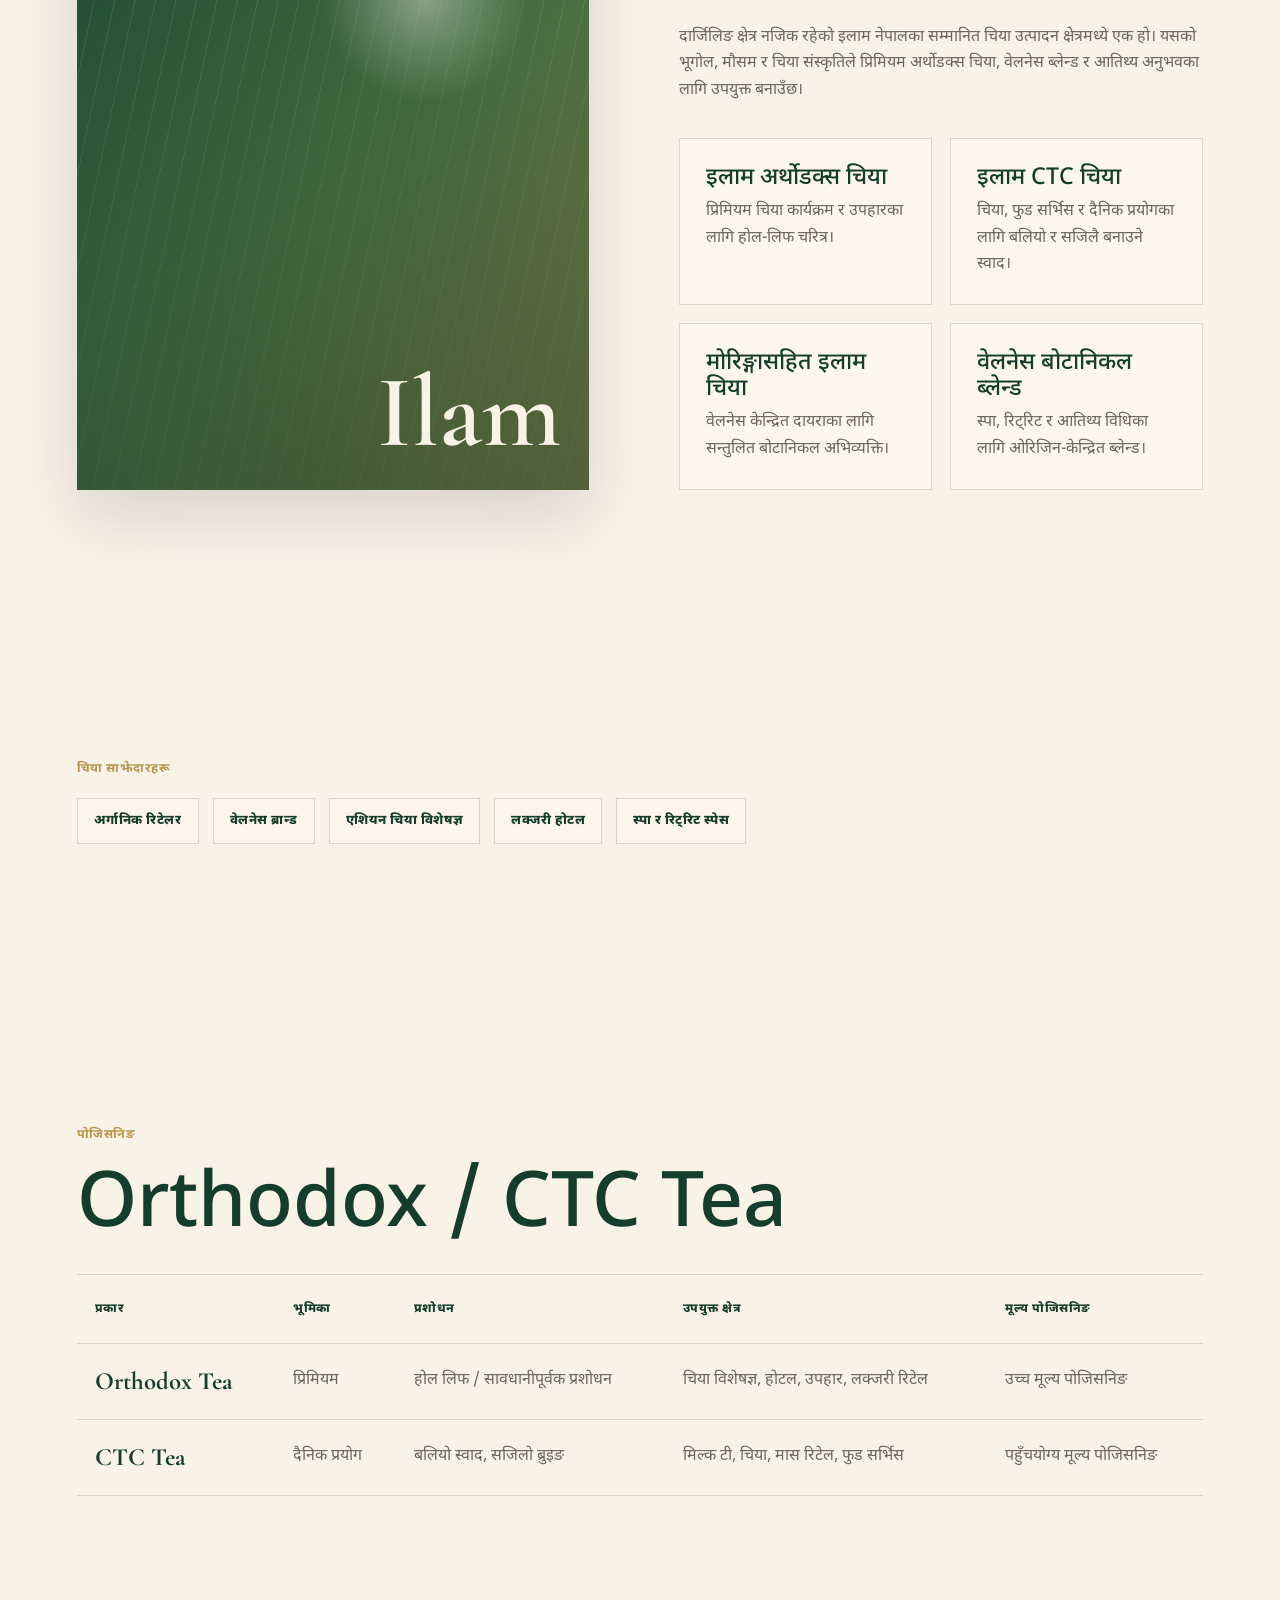
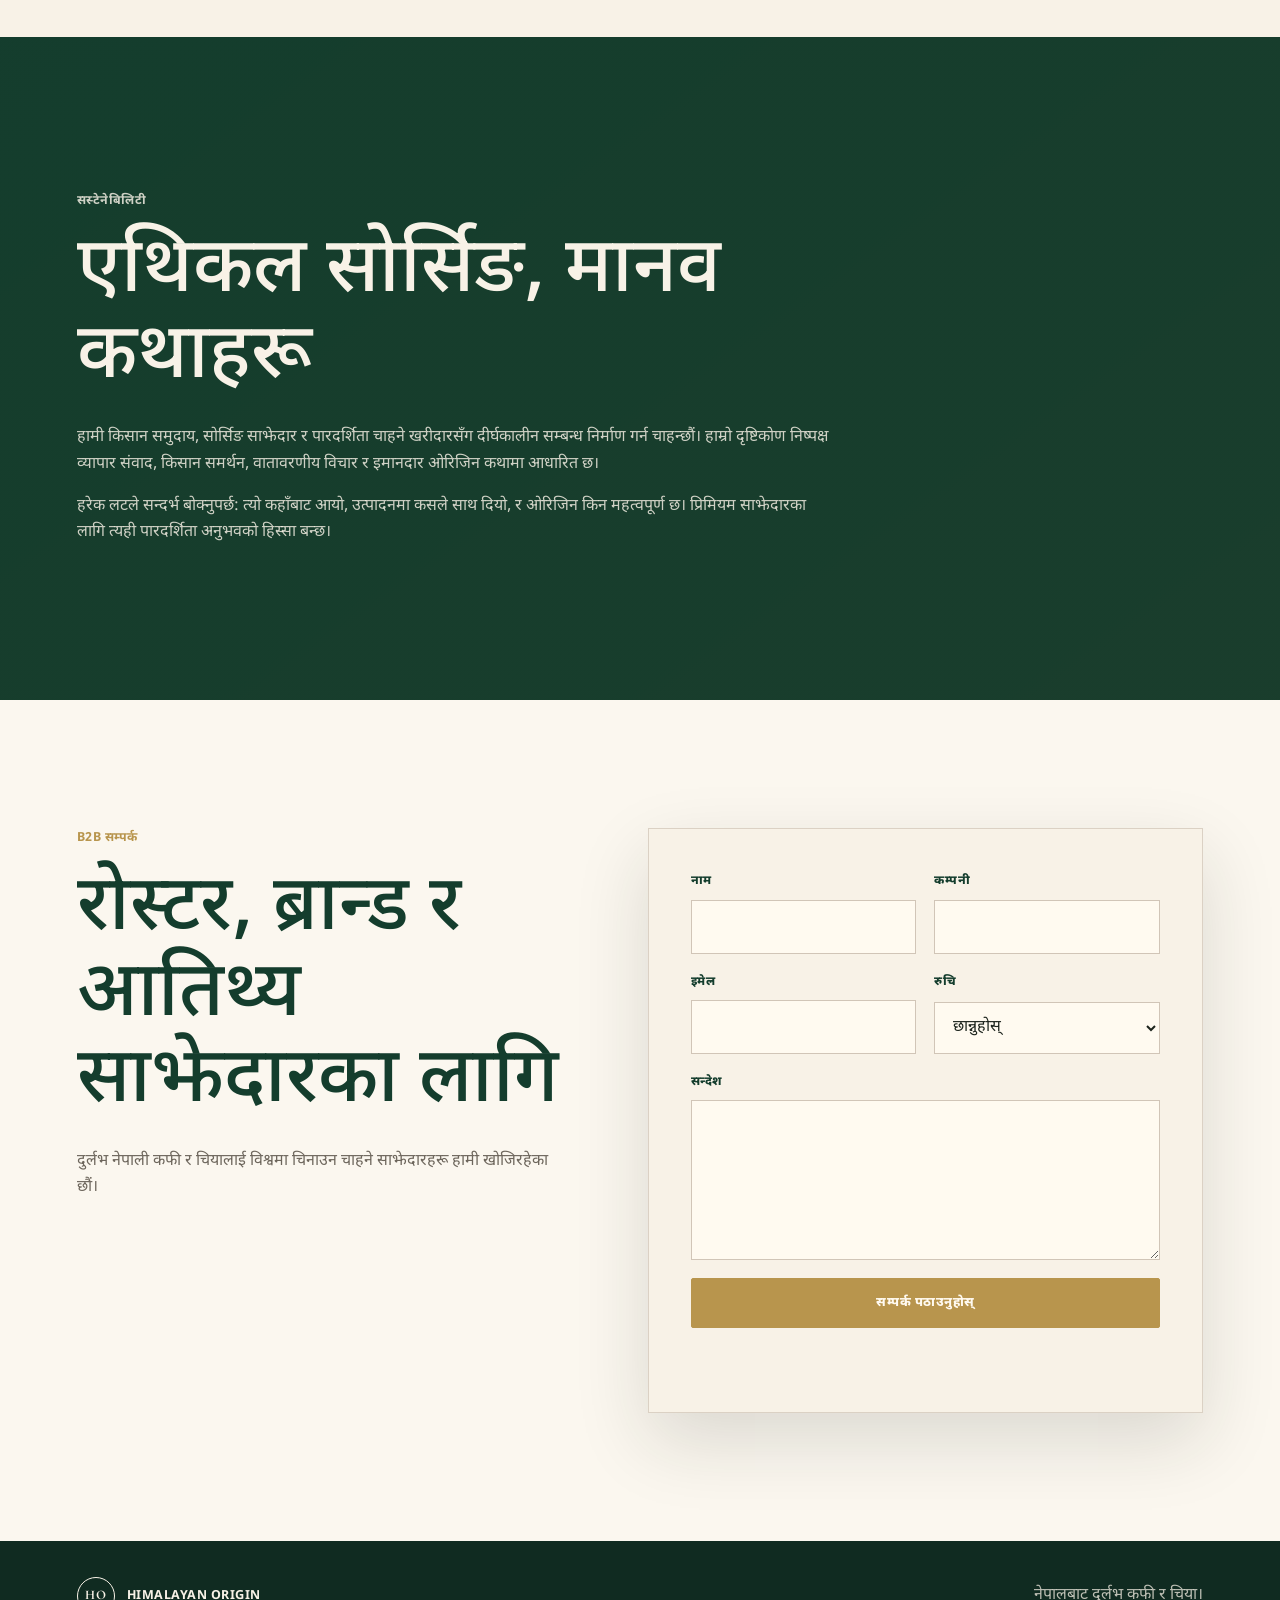
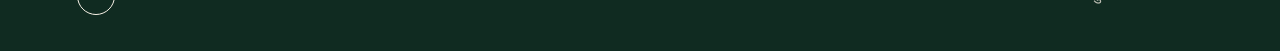
<file: np/index.html>
<!DOCTYPE html>
<html lang="ne" dir="ltr">
  <head>
    <meta charset="UTF-8" />
    <meta name="viewport" content="width=device-width, initial-scale=1.0" />
    <title>Himalayan Origin | नेपालबाट दुर्लभ कफी र चिया</title>
    <meta
      name="description"
      content="स्पेसियालिटी रोस्टर, सचेत ब्रान्ड, लक्जरी होटल र वेलनेस स्पेसका लागि नेपालबाट दुर्लभ कफी र इलामको चिया।"
    />
    <meta name="robots" content="index, follow" />
    <meta name="theme-color" content="#143d2d" />
    <link rel="canonical" href="https://nexas-global.com/np/" />
    <link rel="alternate" hreflang="en" href="https://nexas-global.com/" />
    <link rel="alternate" hreflang="ja" href="https://nexas-global.com/ja/" />
    <link rel="alternate" hreflang="ne-NP" href="https://nexas-global.com/np/" />
    <link rel="alternate" hreflang="x-default" href="https://nexas-global.com/" />

    <meta property="og:type" content="website" />
    <meta property="og:site_name" content="Himalayan Origin" />
    <meta property="og:title" content="Himalayan Origin | नेपालबाट दुर्लभ कफी र चिया" />
    <meta
      property="og:description"
      content="स्पेसियालिटी रोस्टर, सचेत ब्रान्ड, लक्जरी होटल र वेलनेस स्पेसका लागि नेपालबाट दुर्लभ कफी र इलामको चिया।"
    />
    <meta property="og:url" content="https://nexas-global.com/np/" />
    <meta property="og:image" content="https://nexas-global.com/og-image.svg" />
    <meta property="og:locale" content="ne_NP" />
    <meta property="og:locale:alternate" content="en_US" />
    <meta property="og:locale:alternate" content="ja_JP" />

    <meta name="twitter:card" content="summary_large_image" />
    <meta name="twitter:title" content="Himalayan Origin | नेपालबाट दुर्लभ कफी र चिया" />
    <meta
      name="twitter:description"
      content="स्पेसियालिटी रोस्टर, सचेत ब्रान्ड, लक्जरी होटल र वेलनेस स्पेसका लागि नेपालबाट दुर्लभ कफी र इलामको चिया।"
    />
    <meta name="twitter:image" content="https://nexas-global.com/og-image.svg" />

    <link rel="icon" href="../favicon.svg" type="image/svg+xml" />
    <link rel="preconnect" href="https://fonts.googleapis.com" />
    <link rel="preconnect" href="https://fonts.gstatic.com" crossorigin />
    <link
      href="https://fonts.googleapis.com/css2?family=Cormorant+Garamond:wght@500;600;700&family=Inter:wght@400;500;600;700&family=Noto+Sans+JP:wght@400;500;700&family=Noto+Sans+Devanagari:wght@400;500;700&display=swap"
      rel="stylesheet"
    />
    <link rel="stylesheet" href="../style.css" />
  </head>
  <body class="lang-np">
    <header class="site-header" aria-label="मुख्य नेभिगेसन">
      <a class="brand-mark" href="#top" aria-label="Himalayan Origin गृहपृष्ठ">
        <span class="brand-symbol">HO</span>
        <span>Himalayan Origin</span>
      </a>
      <div class="header-controls">
        <nav class="nav-links" aria-label="साइट नेभिगेसन">
          <a href="#story">कथा</a>
          <a href="#coffee">कफी</a>
          <a href="#tea">चिया</a>
          <a href="#inquiry">सम्पर्क</a>
        </nav>
        <div class="language-switcher" aria-label="भाषा चयन">
          <a href="/" lang="en">EN</a>
          <a href="/ja/" lang="ja">JP</a>
          <a href="/np/" lang="ne">ने</a>
        </div>
        <button class="nav-toggle" type="button" aria-label="मेनु खोल्नुहोस्" aria-expanded="false">
          <span></span>
          <span></span>
        </button>
      </div>
    </header>

    <main id="top">
      <section class="hero section-band">
        <div class="hero-copy">
          <p class="eyebrow">नेपाली स्पेसियालिटी ओरिजिन</p>
          <h1>हिमालयको फेदीबाट</h1>
          <p class="hero-lede">स्पेसियालिटी रोस्टर, सचेत ब्रान्ड, लक्जरी होटल र वेलनेस स्पेसका लागि नेपालबाट दुर्लभ कफी र चिया।</p>
          <div class="hero-actions" aria-label="मुख्य कार्यहरू">
            <a class="button button-primary" href="#coffee">कफी हेर्नुहोस्</a>
            <a class="button button-secondary" href="#tea">चिया पत्ता लगाउनुहोस्</a>
          </div>
        </div>
        <div class="hero-visual">
          <div class="hero-image-card">
            <span>नेपाल ओरिजिन</span>
            <strong>मध्य पहाडको कफी<br />इलामका चिया बगान</strong>
          </div>
        </div>
      </section>

      <section class="story section-band" id="story">
        <div class="section-kicker">ब्रान्ड कथा</div>
        <div class="story-grid">
          <div>
            <h2>सामान्य कच्चा पदार्थ मात्र होइन। स्थान, सीप र कथा।</h2>
          </div>
          <div class="story-text">
            <p>नेपाल विश्व कफी र चिया बजारमा अझै दुर्लभ ओरिजिन हो। यसको मूल्य परिमाणभन्दा पर छ: हिमालयको प्रकृति, उचाइ, सावधानीपूर्ण हातको काम र साना किसान समुदायका मानव कथाहरू।</p>
            <p>Himalayan Origin ले नेपाली कफी र इलामको चियालाई उत्पत्ति, सौम्यता र अर्थपूर्ण सोर्सिङ कथा खोज्ने साझेदारका लागि प्रिमियम ब्रान्ड अनुभवका रूपमा प्रस्तुत गर्छ।</p>
          </div>
        </div>
      </section>

      <section class="origin-split section-band" id="coffee">
        <div class="section-copy">
          <p class="eyebrow">कफी</p>
          <h2>नेपाल स्पेसियालिटी कफी</h2>
          <p>नेपाली कफी विश्व स्पेसियालिटी बजारमा अझै दुर्लभ छ। नेपालका मध्य पहाडी क्षेत्रमा करिब १,२५०-१,५०० मिटर उचाइमा उत्पादन हुने हाम्रो कफीले स्पेसियालिटी रोस्टर, बुटिक क्याफे, सस्टेनेबल ब्रान्ड र एथिकल रिटेलरका लागि विशिष्ट ओरिजिन कथा दिन्छ।</p>
          <ul class="feature-list">
            <li>दुर्लभ ओरिजिन: नेपाल</li>
            <li>उच्च भूभागमा खेती</li>
            <li>सानो स्तरको खेती</li>
            <li>स्पेसियालिटी कफीको पोजिसनिङ</li>
            <li>प्रिमियम रोस्टर र स्पेसियालिटी क्याफेका लागि उपयुक्त</li>
            <li>एथिकल र सस्टेनेबल कथा</li>
          </ul>
        </div>
        <div class="origin-media coffee-media">
          <span>1250-1500m</span>
        </div>
      </section>

      <section class="customers section-band">
        <p class="section-kicker">कफी साझेदारहरू</p>
        <div class="customer-row" aria-label="कफीका लक्षित ग्राहकहरू">
          <span>स्पेसियालिटी रोस्टर</span>
          <span>स्पेसियालिटी क्याफे</span>
          <span>सस्टेनेबल ब्रान्ड</span>
          <span>एथिकल रिटेलर</span>
        </div>
      </section>

      <section class="origin-split reverse section-band" id="tea">
        <div class="origin-media tea-media">
          <span>Ilam</span>
        </div>
        <div class="section-copy">
          <p class="eyebrow">चिया</p>
          <h2>इलाम चिया र बोटानिकल ब्लेन्ड</h2>
          <p>दार्जिलिङ क्षेत्र नजिक रहेको इलाम नेपालका सम्मानित चिया उत्पादन क्षेत्रमध्ये एक हो। यसको भूगोल, मौसम र चिया संस्कृतिले प्रिमियम अर्थोडक्स चिया, वेलनेस ब्लेन्ड र आतिथ्य अनुभवका लागि उपयुक्त बनाउँछ।</p>
          <div class="product-grid" aria-label="चियाका उत्पादन विकल्पहरू">
            <article>
              <h3>इलाम अर्थोडक्स चिया</h3>
              <p>प्रिमियम चिया कार्यक्रम र उपहारका लागि होल-लिफ चरित्र।</p>
            </article>
            <article>
              <h3>इलाम CTC चिया</h3>
              <p>चिया, फुड सर्भिस र दैनिक प्रयोगका लागि बलियो र सजिलै बनाउने स्वाद।</p>
            </article>
            <article>
              <h3>मोरिङ्गासहित इलाम चिया</h3>
              <p>वेलनेस केन्द्रित दायराका लागि सन्तुलित बोटानिकल अभिव्यक्ति।</p>
            </article>
            <article>
              <h3>वेलनेस बोटानिकल ब्लेन्ड</h3>
              <p>स्पा, रिट्रिट र आतिथ्य विधिका लागि ओरिजिन-केन्द्रित ब्लेन्ड।</p>
            </article>
          </div>
        </div>
      </section>

      <section class="customers section-band">
        <p class="section-kicker">चिया साझेदारहरू</p>
        <div class="customer-row" aria-label="चियाका लक्षित ग्राहकहरू">
          <span>अर्गानिक रिटेलर</span>
          <span>वेलनेस ब्रान्ड</span>
          <span>एशियन चिया विशेषज्ञ</span>
          <span>लक्जरी होटल</span>
          <span>स्पा र रिट्रिट स्पेस</span>
        </div>
      </section>

      <section class="positioning section-band" aria-labelledby="positioning-title">
        <div class="section-heading">
          <p class="eyebrow">पोजिसनिङ</p>
          <h2 id="positioning-title">Orthodox / CTC Tea</h2>
        </div>
        <div class="table-wrap">
          <table>
            <thead>
              <tr>
                <th scope="col">प्रकार</th>
                <th scope="col">भूमिका</th>
                <th scope="col">प्रशोधन</th>
                <th scope="col">उपयुक्त क्षेत्र</th>
                <th scope="col">मूल्य पोजिसनिङ</th>
              </tr>
            </thead>
            <tbody>
              <tr>
                <th scope="row">Orthodox Tea</th>
                <td>प्रिमियम</td>
                <td>होल लिफ / सावधानीपूर्वक प्रशोधन</td>
                <td>चिया विशेषज्ञ, होटल, उपहार, लक्जरी रिटेल</td>
                <td>उच्च मूल्य पोजिसनिङ</td>
              </tr>
              <tr>
                <th scope="row">CTC Tea</th>
                <td>दैनिक प्रयोग</td>
                <td>बलियो स्वाद, सजिलो ब्रुइङ</td>
                <td>मिल्क टी, चिया, मास रिटेल, फुड सर्भिस</td>
                <td>पहुँचयोग्य मूल्य पोजिसनिङ</td>
              </tr>
            </tbody>
          </table>
        </div>
      </section>

      <section class="sustainability section-band">
        <div class="sustainability-inner">
          <p class="eyebrow">सस्टेनेबिलिटी</p>
          <h2>एथिकल सोर्सिङ, मानव कथाहरू</h2>
          <p>हामी किसान समुदाय, सोर्सिङ साझेदार र पारदर्शिता चाहने खरीदारसँग दीर्घकालीन सम्बन्ध निर्माण गर्न चाहन्छौं। हाम्रो दृष्टिकोण निष्पक्ष व्यापार संवाद, किसान समर्थन, वातावरणीय विचार र इमानदार ओरिजिन कथामा आधारित छ।</p>
          <p>हरेक लटले सन्दर्भ बोक्नुपर्छ: त्यो कहाँबाट आयो, उत्पादनमा कसले साथ दियो, र ओरिजिन किन महत्वपूर्ण छ। प्रिमियम साझेदारका लागि त्यही पारदर्शिता अनुभवको हिस्सा बन्छ।</p>
        </div>
      </section>

      <section class="inquiry section-band" id="inquiry">
        <div class="inquiry-copy">
          <p class="eyebrow">B2B सम्पर्क</p>
          <h2>रोस्टर, ब्रान्ड र आतिथ्य साझेदारका लागि</h2>
          <p>दुर्लभ नेपाली कफी र चियालाई विश्वमा चिनाउन चाहने साझेदारहरू हामी खोजिरहेका छौं।</p>
        </div>
        <form class="inquiry-form" aria-label="B2B सम्पर्क फारम" action="https://formspree.io/f/xnjwbalz" method="POST">
          <label>
            <span>नाम</span>
            <input type="text" name="name" autocomplete="name" required />
          </label>
          <label>
            <span>कम्पनी</span>
            <input type="text" name="company" autocomplete="organization" />
          </label>
          <label>
            <span>इमेल</span>
            <input type="email" name="email" autocomplete="email" required />
          </label>
          <label>
            <span>रुचि</span>
            <select name="interest" required>
              <option value="">छान्नुहोस्</option>
              <option>कफी</option>
              <option>चिया</option>
              <option>दुवै</option>
            </select>
          </label>
          <label class="full">
            <span>सन्देश</span>
            <textarea name="message" rows="5" required></textarea>
          </label>
          <button class="button button-primary full" type="submit">सम्पर्क पठाउनुहोस्</button>
          <p class="form-note" role="status" aria-live="polite"></p>
        </form>
      </section>
    </main>

    <footer class="site-footer">
      <a class="brand-mark" href="#top" aria-label="Himalayan Origin गृहपृष्ठ">
        <span class="brand-symbol">HO</span>
        <span>Himalayan Origin</span>
      </a>
      <p>नेपालबाट दुर्लभ कफी र चिया।</p>
    </footer>

    <script src="../script.js"></script>
  </body>
</html>
</file>
<file: style.css>
:root {
  --ivory: #f8f2e7;
  --ivory-deep: #efe4d0;
  --green: #143d2d;
  --green-2: #214f3b;
  --brown: #5b3b27;
  --brown-2: #8b6848;
  --gold: #b8954d;
  --ink: #1d241d;
  --muted: #6d665c;
  --line: rgba(91, 59, 39, 0.18);
  --shadow: 0 28px 70px rgba(29, 36, 29, 0.14);
  --serif: "Cormorant Garamond", Georgia, serif;
  --sans: "Inter", Arial, sans-serif;
  --jp: "Noto Sans JP", "Inter", Arial, sans-serif;
  --devanagari: "Noto Sans Devanagari", "Inter", Arial, sans-serif;
}

* {
  box-sizing: border-box;
}

html {
  scroll-behavior: smooth;
}

body {
  margin: 0;
  background: var(--ivory);
  color: var(--ink);
  font-family: var(--sans);
  line-height: 1.65;
}

body.menu-open {
  overflow: hidden;
}

body.lang-ja {
  font-family: var(--jp);
}

body.lang-ja h1,
body.lang-ja h2,
body.lang-ja h3 {
  font-family: var(--jp);
  font-weight: 500;
  line-height: 1.14;
}

body.lang-np {
  font-family: var(--devanagari);
}

body.lang-np h1,
body.lang-np h2,
body.lang-np h3 {
  font-family: var(--devanagari);
  font-weight: 500;
  line-height: 1.12;
}

a {
  color: inherit;
  text-decoration: none;
}

button,
input,
select,
textarea {
  font: inherit;
}

.site-header {
  position: fixed;
  top: 0;
  left: 0;
  z-index: 20;
  display: flex;
  align-items: center;
  justify-content: space-between;
  width: 100%;
  padding: 20px clamp(20px, 5vw, 72px);
  color: var(--ivory);
  transition: background 220ms ease, color 220ms ease, box-shadow 220ms ease;
}

.site-header.is-scrolled,
.site-header.menu-active {
  background: rgba(248, 242, 231, 0.94);
  color: var(--green);
  box-shadow: 0 10px 40px rgba(29, 36, 29, 0.08);
  backdrop-filter: blur(16px);
}

.header-controls {
  display: flex;
  align-items: center;
  gap: clamp(16px, 2.8vw, 34px);
}

.brand-mark {
  display: inline-flex;
  align-items: center;
  gap: 12px;
  font-size: 0.78rem;
  font-weight: 700;
  letter-spacing: 0.12em;
  text-transform: uppercase;
}

.brand-symbol {
  display: grid;
  width: 38px;
  height: 38px;
  place-items: center;
  border: 1px solid currentColor;
  border-radius: 50%;
  font-family: var(--serif);
  font-size: 0.82rem;
}

.nav-links {
  display: flex;
  align-items: center;
  gap: clamp(18px, 3vw, 42px);
  font-size: 0.78rem;
  font-weight: 700;
  letter-spacing: 0.13em;
  text-transform: uppercase;
}

.nav-links a {
  opacity: 0.86;
  transition: color 180ms ease, opacity 180ms ease;
}

.nav-links a:hover {
  color: var(--gold);
  opacity: 1;
}

.language-switcher {
  display: inline-flex;
  align-items: center;
  border: 1px solid rgba(248, 242, 231, 0.56);
  background: rgba(20, 61, 45, 0.18);
  backdrop-filter: blur(14px);
}

.site-header.is-scrolled .language-switcher,
.site-header.menu-active .language-switcher {
  border-color: rgba(20, 61, 45, 0.24);
  background: rgba(255, 250, 240, 0.72);
}

.language-switcher a {
  display: grid;
  min-width: 42px;
  min-height: 38px;
  place-items: center;
  color: currentColor;
  font-size: 0.72rem;
  font-weight: 800;
  letter-spacing: 0.08em;
  text-transform: uppercase;
  opacity: 0.72;
  transition: background 180ms ease, color 180ms ease, opacity 180ms ease;
}

.language-switcher a:hover,
.language-switcher a.is-active {
  background: var(--gold);
  color: #fffaf0;
  opacity: 1;
}

.nav-toggle {
  display: none;
  width: 42px;
  height: 42px;
  padding: 0;
  border: 1px solid currentColor;
  border-radius: 50%;
  color: inherit;
  background: transparent;
}

.nav-toggle span {
  display: block;
  width: 18px;
  height: 1px;
  margin: 5px auto;
  background: currentColor;
  transition: transform 200ms ease;
}

.site-header.menu-active .nav-toggle span:first-child {
  transform: translateY(3px) rotate(45deg);
}

.site-header.menu-active .nav-toggle span:last-child {
  transform: translateY(-3px) rotate(-45deg);
}

.section-band {
  padding-right: clamp(22px, 6vw, 92px);
  padding-left: clamp(22px, 6vw, 92px);
}

.hero {
  position: relative;
  display: grid;
  min-height: 100svh;
  grid-template-columns: minmax(0, 1fr) minmax(340px, 0.82fr);
  align-items: center;
  gap: clamp(34px, 6vw, 92px);
  padding-top: 116px;
  padding-bottom: 76px;
  overflow: hidden;
  color: var(--ivory);
  background:
    linear-gradient(90deg, rgba(20, 61, 45, 0.96), rgba(20, 61, 45, 0.74)),
    radial-gradient(circle at 86% 34%, rgba(184, 149, 77, 0.34), transparent 28%),
    linear-gradient(135deg, #143d2d 0%, #5b3b27 100%);
}

.hero::after {
  position: absolute;
  right: 0;
  bottom: 0;
  width: 52%;
  height: 34%;
  content: "";
  background:
    linear-gradient(150deg, transparent 0 35%, rgba(248, 242, 231, 0.11) 36% 37%, transparent 38%),
    linear-gradient(166deg, transparent 0 45%, rgba(248, 242, 231, 0.08) 46% 47%, transparent 48%);
  pointer-events: none;
}

.hero-copy {
  position: relative;
  z-index: 1;
  max-width: 760px;
}

.eyebrow,
.section-kicker {
  margin: 0 0 18px;
  color: var(--gold);
  font-size: 0.78rem;
  font-weight: 700;
  letter-spacing: 0.18em;
  text-transform: uppercase;
}

h1,
h2,
h3,
p {
  margin-top: 0;
}

h1,
h2 {
  font-family: var(--serif);
  font-weight: 600;
  line-height: 0.98;
}

h1 {
  max-width: 780px;
  margin-bottom: 28px;
  font-size: clamp(4.1rem, 9vw, 8.3rem);
}

h2 {
  margin-bottom: 24px;
  color: var(--green);
  font-size: clamp(3rem, 6vw, 5.8rem);
}

h3 {
  margin-bottom: 8px;
  color: var(--green);
  font-family: var(--serif);
  font-size: 1.45rem;
  line-height: 1.1;
}

.hero-lede {
  max-width: 650px;
  margin-bottom: 38px;
  color: rgba(248, 242, 231, 0.84);
  font-size: clamp(1.05rem, 1.6vw, 1.28rem);
}

.hero-actions {
  display: flex;
  flex-wrap: wrap;
  gap: 14px;
}

.button {
  display: inline-flex;
  min-height: 50px;
  align-items: center;
  justify-content: center;
  padding: 13px 22px;
  border: 1px solid transparent;
  border-radius: 2px;
  font-size: 0.8rem;
  font-weight: 800;
  letter-spacing: 0.14em;
  text-transform: uppercase;
  transition: transform 180ms ease, background 180ms ease, border-color 180ms ease;
}

.button:hover {
  transform: translateY(-2px);
}

.button-primary {
  border-color: var(--gold);
  background: var(--gold);
  color: #fffaf0;
}

.button-secondary {
  border-color: rgba(248, 242, 231, 0.68);
  color: var(--ivory);
}

.hero-visual {
  position: relative;
  z-index: 1;
  min-height: 620px;
  border: 1px solid rgba(248, 242, 231, 0.2);
  background:
    linear-gradient(180deg, rgba(20, 61, 45, 0.12), rgba(20, 61, 45, 0.64)),
    repeating-linear-gradient(128deg, rgba(248, 242, 231, 0.16) 0 1px, transparent 1px 24px),
    linear-gradient(145deg, #3d684a 0%, #8b6848 52%, #d2bd84 100%);
  box-shadow: var(--shadow);
}

.hero-image-card {
  position: absolute;
  right: 28px;
  bottom: 28px;
  left: 28px;
  padding: 26px;
  border-left: 2px solid var(--gold);
  background: rgba(20, 61, 45, 0.72);
  backdrop-filter: blur(14px);
}

.hero-image-card span,
.origin-media span {
  display: block;
  margin-bottom: 8px;
  color: var(--gold);
  font-size: 0.78rem;
  font-weight: 800;
  letter-spacing: 0.16em;
  text-transform: uppercase;
}

.hero-image-card strong {
  display: block;
  color: var(--ivory);
  font-family: var(--serif);
  font-size: clamp(1.8rem, 3vw, 3.3rem);
  font-weight: 600;
  line-height: 1;
}

.story,
.customers,
.positioning {
  padding-top: clamp(78px, 11vw, 150px);
  padding-bottom: clamp(78px, 11vw, 150px);
}

.story-grid {
  display: grid;
  grid-template-columns: minmax(0, 0.92fr) minmax(320px, 0.88fr);
  gap: clamp(36px, 7vw, 120px);
}

.story-text {
  max-width: 680px;
  color: var(--muted);
  font-size: 1.08rem;
}

.story-text p:last-child,
.section-copy p:last-child,
.sustainability-inner p:last-child,
.inquiry-copy p:last-child {
  margin-bottom: 0;
}

.origin-split {
  display: grid;
  grid-template-columns: minmax(0, 0.88fr) minmax(320px, 0.9fr);
  align-items: stretch;
  gap: clamp(34px, 7vw, 110px);
  padding-top: clamp(82px, 10vw, 142px);
  padding-bottom: clamp(82px, 10vw, 142px);
  background: #fbf7ef;
}

.origin-split.reverse {
  background: var(--ivory);
}

.section-copy {
  align-self: center;
  max-width: 690px;
  color: var(--muted);
}

.feature-list {
  display: grid;
  gap: 12px;
  margin: 34px 0 0;
  padding: 0;
  color: var(--ink);
  list-style: none;
}

.feature-list li {
  position: relative;
  padding-left: 28px;
}

.feature-list li::before {
  position: absolute;
  top: 0.74em;
  left: 0;
  width: 12px;
  height: 1px;
  content: "";
  background: var(--gold);
}

.origin-media {
  position: relative;
  min-height: 560px;
  overflow: hidden;
  box-shadow: var(--shadow);
}

.origin-media::before {
  position: absolute;
  inset: 0;
  content: "";
  background:
    linear-gradient(180deg, rgba(20, 61, 45, 0.08), rgba(20, 61, 45, 0.62)),
    repeating-linear-gradient(102deg, rgba(248, 242, 231, 0.12) 0 1px, transparent 1px 20px);
}

.coffee-media {
  background:
    radial-gradient(circle at 50% 34%, rgba(184, 149, 77, 0.6), transparent 18%),
    linear-gradient(140deg, #291a13, #6d442c 46%, #b8954d);
}

.tea-media {
  background:
    radial-gradient(circle at 68% 30%, rgba(248, 242, 231, 0.58), transparent 17%),
    linear-gradient(140deg, #143d2d, #4f7c45 50%, #b8954d);
}

.origin-media span {
  position: absolute;
  right: 28px;
  bottom: 24px;
  z-index: 1;
  color: var(--ivory);
  font-family: var(--serif);
  font-size: clamp(3.4rem, 8vw, 7.2rem);
  font-weight: 600;
  line-height: 0.9;
  text-transform: none;
  letter-spacing: 0;
}

.customer-row {
  display: flex;
  flex-wrap: wrap;
  gap: 14px;
}

.customer-row span {
  display: inline-flex;
  align-items: center;
  min-height: 46px;
  padding: 10px 16px;
  border: 1px solid var(--line);
  color: var(--green);
  background: rgba(255, 250, 240, 0.52);
  font-size: 0.82rem;
  font-weight: 800;
  letter-spacing: 0.08em;
  text-transform: uppercase;
}

.product-grid {
  display: grid;
  grid-template-columns: repeat(2, minmax(0, 1fr));
  gap: 18px;
  margin-top: 34px;
}

.product-grid article {
  min-height: 160px;
  padding: 26px;
  border: 1px solid var(--line);
  background: rgba(255, 250, 240, 0.62);
}

.product-grid p {
  margin-bottom: 0;
}

.section-heading {
  max-width: 720px;
}

.table-wrap {
  overflow-x: auto;
  border-top: 1px solid var(--line);
  border-bottom: 1px solid var(--line);
}

table {
  width: 100%;
  min-width: 820px;
  border-collapse: collapse;
  color: var(--muted);
}

th,
td {
  padding: 24px 18px;
  border-bottom: 1px solid var(--line);
  text-align: left;
  vertical-align: top;
}

thead th {
  color: var(--green);
  font-size: 0.76rem;
  font-weight: 800;
  letter-spacing: 0.13em;
  text-transform: uppercase;
}

tbody th {
  color: var(--green);
  font-family: var(--serif);
  font-size: 1.55rem;
  line-height: 1.1;
}

body.lang-ja .brand-mark,
body.lang-ja .nav-links,
body.lang-ja .eyebrow,
body.lang-ja .section-kicker,
body.lang-ja .button,
body.lang-ja .customer-row span,
body.lang-ja thead th,
body.lang-ja .inquiry-form span,
body.lang-np .brand-mark,
body.lang-np .nav-links,
body.lang-np .eyebrow,
body.lang-np .section-kicker,
body.lang-np .button,
body.lang-np .customer-row span,
body.lang-np thead th,
body.lang-np .inquiry-form span {
  letter-spacing: 0.04em;
}

tbody tr:last-child th,
tbody tr:last-child td {
  border-bottom: 0;
}

.sustainability {
  padding-top: clamp(92px, 12vw, 170px);
  padding-bottom: clamp(92px, 12vw, 170px);
  color: var(--ivory);
  background:
    linear-gradient(rgba(20, 61, 45, 0.92), rgba(20, 61, 45, 0.92)),
    linear-gradient(145deg, var(--green), var(--brown));
}

.sustainability h2 {
  max-width: 860px;
  color: var(--ivory);
}

.sustainability-inner {
  max-width: 920px;
}

.sustainability p {
  max-width: 760px;
  color: rgba(248, 242, 231, 0.82);
}

.inquiry {
  display: grid;
  grid-template-columns: minmax(0, 0.78fr) minmax(320px, 0.9fr);
  gap: clamp(34px, 7vw, 110px);
  padding-top: clamp(82px, 10vw, 142px);
  padding-bottom: clamp(82px, 10vw, 142px);
  background: #fbf7ef;
}

.inquiry-copy {
  max-width: 680px;
  color: var(--muted);
}

.inquiry-form {
  display: grid;
  grid-template-columns: repeat(2, minmax(0, 1fr));
  gap: 18px;
  align-self: start;
  padding: clamp(24px, 4vw, 42px);
  border: 1px solid var(--line);
  background: var(--ivory);
  box-shadow: var(--shadow);
}

.inquiry-form label {
  display: grid;
  gap: 8px;
}

.inquiry-form span {
  color: var(--green);
  font-size: 0.76rem;
  font-weight: 800;
  letter-spacing: 0.12em;
  text-transform: uppercase;
}

.inquiry-form input,
.inquiry-form select,
.inquiry-form textarea {
  width: 100%;
  border: 1px solid rgba(91, 59, 39, 0.28);
  border-radius: 0;
  padding: 13px 14px;
  color: var(--ink);
  background: #fffaf0;
  outline: none;
  transition: border-color 180ms ease, box-shadow 180ms ease;
}

.inquiry-form textarea {
  resize: vertical;
}

.inquiry-form input:focus,
.inquiry-form select:focus,
.inquiry-form textarea:focus {
  border-color: var(--gold);
  box-shadow: 0 0 0 3px rgba(184, 149, 77, 0.16);
}

.full {
  grid-column: 1 / -1;
}

.form-note {
  grid-column: 1 / -1;
  min-height: 1.6em;
  margin: 0;
  color: var(--green);
  font-size: 0.92rem;
  font-weight: 600;
}

.site-footer {
  display: flex;
  align-items: center;
  justify-content: space-between;
  gap: 24px;
  padding: 36px clamp(22px, 6vw, 92px);
  color: var(--ivory);
  background: #102b21;
}

.site-footer p {
  margin: 0;
  color: rgba(248, 242, 231, 0.74);
}

@media (max-width: 980px) {
  .hero,
  .origin-split,
  .inquiry,
  .story-grid {
    grid-template-columns: 1fr;
  }

  .hero {
    min-height: auto;
  }

  .hero-visual,
  .origin-media {
    min-height: 430px;
  }

  .reverse .origin-media {
    order: 2;
  }

  .reverse .section-copy {
    order: 1;
  }
}

@media (max-width: 760px) {
  .site-header {
    padding: 14px 18px;
  }

  .nav-toggle {
    position: relative;
    z-index: 22;
    display: block;
  }

  .header-controls {
    gap: 10px;
  }

  .language-switcher {
    position: relative;
    z-index: 22;
  }

  .language-switcher a {
    min-width: 36px;
    min-height: 34px;
    font-size: 0.66rem;
  }

  .nav-links {
    position: fixed;
    inset: 0;
    z-index: 21;
    display: grid;
    align-content: center;
    justify-items: center;
    gap: 30px;
    padding-top: 82px;
    background: var(--ivory);
    color: var(--green);
    opacity: 0;
    pointer-events: none;
    transform: translateY(-12px);
    transition: opacity 200ms ease, transform 200ms ease;
  }

  .site-header.menu-active .nav-links {
    opacity: 1;
    pointer-events: auto;
    transform: translateY(0);
  }

  .hero {
    padding-top: 106px;
    padding-bottom: 50px;
  }

  h1 {
    font-size: clamp(3.2rem, 16vw, 4.7rem);
  }

  h2 {
    font-size: clamp(2.45rem, 12vw, 3.6rem);
  }

  .hero-actions,
  .button {
    width: 100%;
  }

  .product-grid,
  .inquiry-form {
    grid-template-columns: 1fr;
  }

  .site-footer {
    align-items: flex-start;
    flex-direction: column;
  }
}

@media (max-width: 480px) {
  .section-band {
    padding-right: 18px;
    padding-left: 18px;
  }

  .brand-mark {
    gap: 9px;
    font-size: 0.68rem;
    letter-spacing: 0.09em;
  }

  .brand-symbol {
    width: 34px;
    height: 34px;
  }

  .hero-visual,
  .origin-media {
    min-height: 330px;
  }

  .hero-image-card {
    right: 18px;
    bottom: 18px;
    left: 18px;
    padding: 20px;
  }

  .customer-row span {
    width: 100%;
  }
}
</file>
